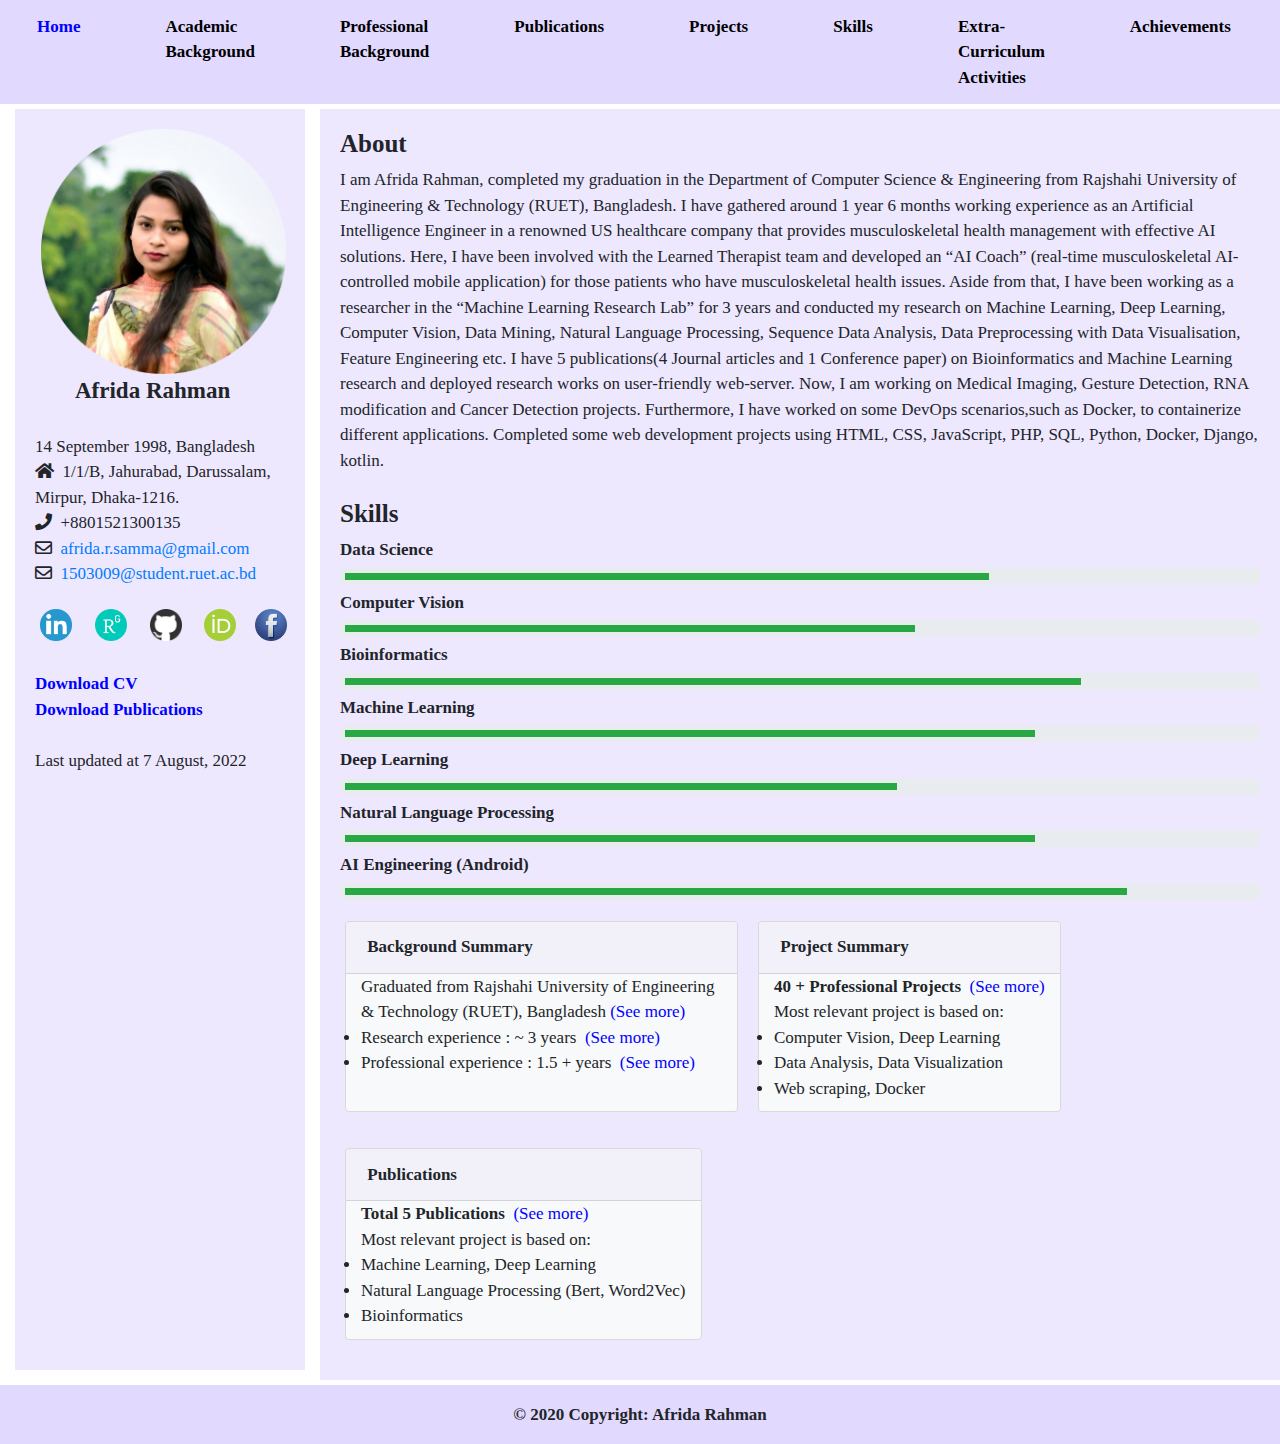
<file: Index.html>
<!DOCTYPE html>
<html lang="en">

<head>
    <meta charset="UTF-8">
    <meta name="viewport" content="width=device-width, initial-scale=1.0">
    <meta http-equiv="X-UA-Compatible" content="ie=edge">
    <title>Home</title>


    <!--  Bootstrap css file  -->
    <link rel="stylesheet" href="./css/bootstrap.min.css">

    <!--  font awesome icons  -->
    <link rel="stylesheet" href="./css/all.min.css">


    <!--  Magnific Popup css file  -->
    <link rel="stylesheet" href="./vendor/Magnific-Popup/dist/magnific-popup.css">


    <!--  Owl-carousel css file  -->
    <link rel="stylesheet" href="./vendor/owl-carousel/css/owl.carousel.min.css">
    <link rel="stylesheet" href="./vendor/owl-carousel/css/owl.theme.default.min.css">


    <!--  custom css file  -->
    <link rel="stylesheet" href="./css/style.css">

    <!--  Responsive css file  -->
   <!--  <link rel="stylesheet" href="./css/responsive.css"> -->

</head>

<body>


    <!--  ======================= Start Header Area ============================== -->

    <header class="header_area">
        <div class="main-menu">
            <nav class="navbar navbar-expand-lg navbar-light">
                <button class="navbar-toggler" type="button" data-toggle="collapse" data-target="#navbarTogglerDemo01" aria-controls="navbarTogglerDemo01" aria-expanded="false" aria-label="Toggle navigation">
                  <span class="navbar-toggler-icon"></span>
                </button>
                <div class="collapse navbar-collapse" id="navbarTogglerDemo01">
                  <ul class="navbar-nav mr-auto mt-2 mt-lg-0">
                    <li class="nav-item active">
                      <a class="nav-link" href="./Index.html">Home</a>
                    </li>
                    <li class="nav-item">
                        <a class="nav-link" href="./Academic Background.html">Academic Background</a>
                    </li>
                    <li class="nav-item">
                        <a class="nav-link" href="./professional Background.html">Professional Background</a>
                    </li>
                    <li class="nav-item">
                        <a class="nav-link" href="./Publications.html">Publications</a>
                    </li>
                    <li class="nav-item">
                        <a class="nav-link" href="./Projects.html">Projects</a>
                    </li>
                    <li class="nav-item">
                        <a class="nav-link" href="./Skills.html">Skills</a>
                    </li>
                    <li class="nav-item">
                        <a class="nav-link" href="./Extra-Curriculum Activities.html">Extra-Curriculum Activities</a>
                    </li>
                    <li class="nav-item">                
                        <a class="nav-link" href="./Achievements.html">Achievements</a>
                    </li>
                    <li class="nav-item">
                        <a class="nav-link" href="./References.html">References</a>
                    </li>
                  </ul>
                </div>
              </nav>
        </div>
    </header>

    <!--  ======================= End Header Area ============================== -->
    <!--  ======================= start left-bar Area ============================== -->
    <main class="site-main">
		
		<section class="about-area">
            <div class="container-fluid" >
                <div class="row">
                    <div class="col-lg-3 col-md-12">
                        <div class="about-image">
                            <img src="./img/me-c.png" class="img-fluid" style="height:245px; padding-left:6px;" alt="Responsive image"/><br>
							<strong style="padding-left:40px; font-size:23px;">Afrida Rahman</strong><br><br>
                            <p>14 September 1998, Bangladesh <br>
							  <i class="fas fa-home"></i> &nbsp;1/1/B, Jahurabad, Darussalam, Mirpur, Dhaka-1216.<br>
                              <i class="fas fa-phone"></i>&nbsp; +8801521300135<br>
							  <i class="far fa-envelope">&nbsp;&nbsp;<a href="mailto:afrida.r.samma@gmail.com">afrida.r.samma@gmail.com</a></i>
							  <i class="far fa-envelope">&nbsp;&nbsp;<a href="mailto:1503009@student.ruet.ac.bd">1503009@student.ruet.ac.bd</a></i>
                            </p>
                            <div>
							  <a href="https://www.linkedin.com/in/afridarahman/">
								  <img src="./img/link.png" alt="Linkedin"  style="width:42px;height:42px;padding:5px;">
							  </a>&nbsp;
							  <a href="https://www.researchgate.net/profile/Afrida_Rahman2">
								  <img src="./img/research.png" alt="ResearchGate"  style="width:42px;height:42px;padding:5px;">
							  </a>&nbsp;
							  <a href="https://github.com/Afrida-Rahman">
								  <img src="./img/github.png" alt="GitHub"  style="width:42px;height:42px;padding:5px;">
							  </a>&nbsp;
							  <a itemprop="sameAs"
							  content="https://orcid.org/0000-0002-6724-0338" href="https://orcid.org/0000-0002-6724-0338"
							  target="orcid.widget" rel="me noopener noreferrer">
							  <img src="./img/orcid.png"
							  style="width:42px;height:42px;padding:5px;" alt="ORCID"></a>&nbsp;
							  <a href="https://www.facebook.com/profile.php?id=100010995120492">
								  <img src="./img/fb.png" alt="facebook"  style="width:42px;height:42px;padding:5px;">
							  </a>
                            </div><br>
							<a href="./documents/CV_Afrida_Rahman.pdf" target="_blank" style="color:blue;" download><b>Download CV</b></a><br>
							<a href="./documents/Publications.pdf" target="_blank" style="color:blue;" download><b>Download Publications</b></a>
							<br><br><p>Last updated at 7 August, 2022</p>
                        </div>
                    </div>
                    <div class="col-lg-9 col-md-12 about-title">
                        <h3>About</h3>
                        <div>
                                I am Afrida Rahman, completed my graduation in the Department of Computer Science & Engineering from Rajshahi University of Engineering & Technology (RUET),
                                Bangladesh. I have gathered around 1 year 6 months working experience as an Artificial Intelligence Engineer in a renowned US healthcare company that
                                provides musculoskeletal health management with effective AI solutions. Here, I have been involved with the Learned Therapist team and developed an “AI Coach”
                                (real-time musculoskeletal AI-controlled mobile application) for those patients who have musculoskeletal health issues. Aside from that, I have been working
                                as a researcher in the “Machine Learning Research Lab” for 3 years and conducted my research on Machine Learning, Deep Learning, Computer Vision, Data Mining,
                                Natural Language Processing, Sequence Data Analysis, Data Preprocessing with Data Visualisation, Feature Engineering etc. I have 5 publications(4 Journal articles
                                and 1 Conference paper) on Bioinformatics and Machine Learning research and deployed research works on user-friendly web-server. Now, I am working on Medical Imaging,
                                Gesture Detection, RNA modification and Cancer Detection projects. Furthermore, I have worked on some DevOps scenarios,such as Docker, to containerize different
                                applications. Completed some web development projects using HTML, CSS, JavaScript, PHP, SQL, Python, Docker, Django, kotlin.

                        </div><br>
						<h3>Skills</h3>
						<strong> Data Science </strong>
						<div class="progress myIcon-space">
						  <div class="progress-bar bg-success myIcon" role="progressbar" style="width: 70%" aria-valuenow="25" aria-valuemin="0" aria-valuemax="100"></div>
						</div>
						
						<strong> Computer Vision </strong>
						<div class="progress myIcon-space">
						  <div class="progress-bar bg-success myIcon" role="progressbar" style="width: 62%" aria-valuenow="25" aria-valuemin="0" aria-valuemax="100"></div>
						</div>
						
						<strong> Bioinformatics </strong>
						<div class="progress myIcon-space">
						  <div class="progress-bar bg-success myIcon" role="progressbar" style="width: 80%" aria-valuenow="25" aria-valuemin="0" aria-valuemax="100"></div>
						</div>

						<strong> Machine Learning </strong>
						<div class="progress myIcon-space">
						  <div class="progress-bar bg-success myIcon" role="progressbar" style="width: 75%" aria-valuenow="25" aria-valuemin="0" aria-valuemax="100"></div>
						</div>

                        <strong> Deep Learning </strong>
						<div class="progress myIcon-space">
						  <div class="progress-bar bg-success myIcon" role="progressbar" style="width: 60%" aria-valuenow="25" aria-valuemin="0" aria-valuemax="100"></div>
						</div>

                        <strong> Natural Language Processing </strong>
						<div class="progress myIcon-space">
						  <div class="progress-bar bg-success myIcon" role="progressbar" style="width: 75%" aria-valuenow="25" aria-valuemin="0" aria-valuemax="100"></div>
						</div>

                        <strong> AI Engineering (Android) </strong>
						<div class="progress myIcon-space">
						  <div class="progress-bar bg-success myIcon" role="progressbar" style="width: 85%" aria-valuenow="25" aria-valuemin="0" aria-valuemax="100"></div>
						</div>
                            <div class="row">
                            <div class="card bg-light">
                                <div class="card-header"><b>Background Summary</b></div>
                                <div class="col-md-4" style="max-width: 23rem; height: 12rem; margin-bottom:10px">
                                    Graduated from Rajshahi University of Engineering & Technology (RUET), Bangladesh <a  href="./Academic Background.html" style="color:blue"> (See more)</a>
                                        <br><li>Research experience : ~ 3 years<a  href="./Professional Background.html" style="color:blue"> &nbsp;(See more)</a></li>
                                        <li>Professional experience : 1.5 + years<a  href="./Professional Background.html" style="color:blue"> &nbsp;(See more)</a></li>
                                </div>
                            </div>
                            <div class="card bg-light">
                                <div class="card-header"><b>Project Summary</b></div>
                                <div class="col-md-4" style="max-width: 23rem; height: 12rem; margin-bottom:10px">
                                    <b>40 + Professional Projects </b> <a  href="./Projects.html" style="color:blue"> &nbsp;(See more)</a><br>
                                    Most relevant project is based on:
                                        <li>Computer Vision, Deep Learning</li>
                                        <li>Data Analysis, Data Visualization</li>
                                        <li>Web scraping, Docker</li>
                                </div>
                            </div>
                            <div class="card bg-light">
                                <div class="card-header"><b>Publications</b></div>
                                <div class="col-md-4" style="max-width: 23rem; height: 12rem; margin-bottom:10px">
                                    <b>Total 5 Publications </b> <a  href="./Publications.html" style="color:blue"> &nbsp;(See more)</a><br>
                                    Most relevant project is based on:
                                        <li>Machine Learning, Deep Learning </li>
                                        <li>Natural Language Processing (Bert, Word2Vec)</li>
                                        <li>Bioinformatics</li>
                                </div>
                            </div>
                            </div>
                    </div>
                </div>
            </div>
        </section>
       <!--  ======================= start left-bar Area ============================== -->
    </main>
    <!--  ======================= End Main Area ================================ -->

  <!--  ====================== start footer Area =============================  -->
<footer class="page-footer font-small cyan darken-3" style="background-color:rgba(198, 179, 255,0.5);">

  <!-- Copyright -->
  <div class="footer-copyright text-center py-3"><b>© 2020 Copyright: Afrida Rahman </b></div>
  <!-- Copyright -->

</footer>
<!--  ====================== End footer Area =============================  -->

    <!--  Jquery js file  -->
    <script src="./js/jquery.3.4.1.js"></script>

    <!--  Bootstrap js file  -->
    <script src="./js/bootstrap.min.js"></script>

    <!--  isotope js library  -->
    <script src="./vendor/isotope/isotope.min.js"></script>

    <!--  Magnific popup script file  -->
    <script src="./vendor/Magnific-Popup/dist/jquery.magnific-popup.min.js"></script>

    <!--  Owl-carousel js file  -->
    <script src="./vendor/owl-carousel/js/owl.carousel.min.js"></script>

    <!--  custom js file  -->
    <script src="./js/main.js"></script>


</body>

</html>
</file>
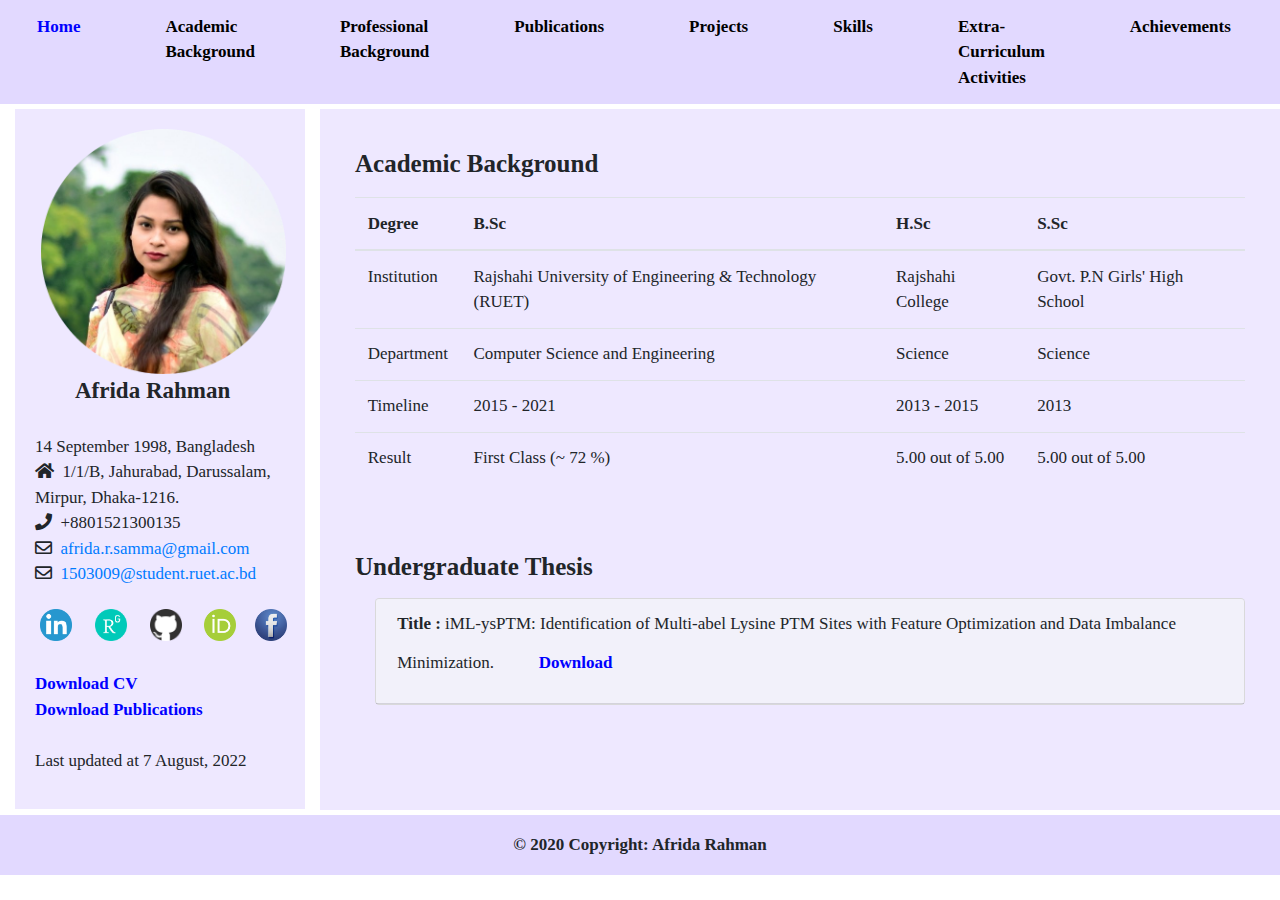
<file: Academic Background.html>
<!DOCTYPE html>
<html lang="en">

<head>
    <meta charset="UTF-8">
    <meta name="viewport" content="width=device-width, initial-scale=1.0">
    <meta http-equiv="X-UA-Compatible" content="ie=edge">
    <title>Academic Background</title>


    <!--  Bootstrap css file  -->
    <link rel="stylesheet" href="./css/bootstrap.min.css">

    <!--  font awesome icons  -->
    <link rel="stylesheet" href="./css/all.min.css">


    <!--  Magnific Popup css file  -->
    <link rel="stylesheet" href="./vendor/Magnific-Popup/dist/magnific-popup.css">


    <!--  Owl-carousel css file  -->
    <link rel="stylesheet" href="./vendor/owl-carousel/css/owl.carousel.min.css">
    <link rel="stylesheet" href="./vendor/owl-carousel/css/owl.theme.default.min.css">


    <!--  custom css file  -->
    <link rel="stylesheet" href="./css/style.css">

    <!--  Responsive css file  -->
   <!--  <link rel="stylesheet" href="./css/responsive.css"> -->

</head>

<body>


    <!--  ======================= Start Header Area ============================== -->

    <header class="header_area">
        <div class="main-menu">
            <nav class="navbar navbar-expand-lg navbar-light">
                <button class="navbar-toggler" type="button" data-toggle="collapse" data-target="#navbarTogglerDemo01" aria-controls="navbarTogglerDemo01" aria-expanded="false" aria-label="Toggle navigation">
                  <span class="navbar-toggler-icon"></span>
                </button>
                <div class="collapse navbar-collapse" id="navbarTogglerDemo01">
                  <ul class="navbar-nav mr-auto mt-2 mt-lg-0">
                    <li class="nav-item active">
                      <a class="nav-link" href="./Index.html">Home</a>
                    </li>
                    <li class="nav-item">
                        <a class="nav-link" href="./Academic Background.html">Academic Background</a>
                    </li>
                    <li class="nav-item">
                        <a class="nav-link" href="./professional Background.html">Professional Background</a>
                    </li>
                    <li class="nav-item">
                        <a class="nav-link" href="./Publications.html">Publications</a>
                    </li>
                    <li class="nav-item">
                        <a class="nav-link" href="./Projects.html">Projects</a>
                    </li>
                    <li class="nav-item">
                        <a class="nav-link" href="./Skills.html">Skills</a>
                    </li>
                    <li class="nav-item">
                        <a class="nav-link" href="./Extra-Curriculum Activities.html">Extra-Curriculum Activities</a>
                    </li>
                    <li class="nav-item">                
                        <a class="nav-link" href="./Achievements.html">Achievements</a>
                    </li>
                    <li class="nav-item">
                        <a class="nav-link" href="./References.html">References</a>
                    </li>
                  </ul>
                </div>
              </nav>
        </div>
    </header>

    <!--  ======================= End Header Area ============================== -->
    <!--  ======================= start left-bar Area ============================== -->
    <main class="site-main">
		
		<section class="about-area">
            <div class="container-fluid" >
                <div class="row">
                    <div class="col-lg-3 col-md-12">
                        <div class="about-image">
                            <img src="./img/me-c.png" class="img-fluid" style="height:245px; padding-left:6px;" alt="Responsive image"/><br>
							<strong style="padding-left:40px; font-size:23px;">Afrida Rahman</strong><br><br>
                            <p>14 September 1998, Bangladesh <br>
							  <i class="fas fa-home"></i> &nbsp;1/1/B, Jahurabad, Darussalam, Mirpur, Dhaka-1216.<br>
                              <i class="fas fa-phone"></i>&nbsp; +8801521300135<br>
							  <i class="far fa-envelope">&nbsp;&nbsp;<a href="mailto:afrida.r.samma@gmail.com">afrida.r.samma@gmail.com</a></i>
							  <i class="far fa-envelope">&nbsp;&nbsp;<a href="mailto:1503009@student.ruet.ac.bd">1503009@student.ruet.ac.bd</a></i>
                            </p>
                            <div>
							  <a href="https://www.linkedin.com/in/afridarahman/">
								  <img src="./img/link.png" alt="Linkedin"  style="width:42px;height:42px;padding:5px;">
							  </a>&nbsp;
							  <a href="https://www.researchgate.net/profile/Afrida_Rahman2">
								  <img src="./img/research.png" alt="ResearchGate"  style="width:42px;height:42px;padding:5px;">
							  </a>&nbsp;
							  <a href="https://github.com/Afrida-Rahman">
								  <img src="./img/github.png" alt="GitHub"  style="width:42px;height:42px;padding:5px;">
							  </a>&nbsp;
							  <a itemprop="sameAs"
							  content="https://orcid.org/0000-0002-6724-0338" href="https://orcid.org/0000-0002-6724-0338"
							  target="orcid.widget" rel="me noopener noreferrer">
							  <img src="./img/orcid.png"
							  style="width:42px;height:42px;padding:5px;" alt="ORCID"></a>&nbsp;
							  <a href="https://www.facebook.com/profile.php?id=100010995120492">
								  <img src="./img/fb.png" alt="facebook"  style="width:42px;height:42px;padding:5px;">
							  </a>
                            </div><br>
							<a href="./documents/CV_Afrida_Rahman.pdf" target="_blank" style="color:blue;" download><b>Download CV</b></a><br>
							<a href="./documents/Publications.pdf" target="_blank" style="color:blue;" download><b>Download Publications</b></a>
							<br><br><p>Last updated at 7 August, 2022</p>
                        </div>
                    </div>
                    <div class="col-lg-9 col-md-12 about-title">
                        <div class="academic-class">
						  <div class="container">
							<h2>Academic Background</h2>
							<div class="table-responsive-sm">
								<table class="table table-hover"> 
								  <thead>
									<tr>
									  <th>Degree</th>
									  <th>B.Sc</th>
									  <th>H.Sc</th>
									  <th>S.Sc</th>
									</tr>
								  </thead>
								  <tbody>
									<tr>
									  <td>Institution</td>
									  <td>Rajshahi University of Engineering & Technology (RUET)</td>
									  <td>Rajshahi College</td>
									  <td>Govt. P.N Girls' High School</td>
									</tr>
									<tr>
									  <td>Department</td>
									  <td>Computer Science and Engineering</td>
									  <td>Science</td>
									  <td>Science</td>
									</tr>
									<tr>
									  <td>Timeline</td>
									  <td>2015 - 2021</td>
									  <td>2013 - 2015</td>
									  <td>2013</td>
									</tr>
									<tr>
									  <td>Result</td>
									  <td>First Class (~ 72 %)</td>
									  <td>5.00 out of 5.00</td>
									  <td>5.00 out of 5.00</td>
									</tr>
								  </tbody>
								</table>
							</div>				
							
							</br></br>
							<h3>Undergraduate Thesis </h3>
							<div class="card bg-light" style="max-width: 80rem;">
								<div class="card-header"><p style="font-size:17px; margin-bottom:0px;"><b>Title : </b>iML-ysPTM: Identification of Multi-abel Lysine PTM Sites with Feature Optimization and Data Imbalance Minimization.
									<button type="button" class="btn button " style="font-family:'Times New Roman', Times, serif;">
									<a href="./documents/BSc_Thesis_Afrida_Rahman.pdf" style="color:Blue;"download><b>Download</b></a></button></p>
								</div>
							</div>
						  </div>
					  </div>
                    </div>
                </div>
            </div>
        </section>
       <!--  ======================= start left-bar Area ============================== -->
    </main>
    <!--  ======================= End Main Area ================================ -->


  <!--  ======================= End Header Area ============================== -->
  
  
    <!--  ====================== start footer Area =============================  -->
<footer class="page-footer font-small cyan darken-3" style="background-color:rgba(198, 179, 255,0.5);">

  <!-- Copyright -->
  <div class="footer-copyright text-center py-3"><b>© 2020 Copyright: Afrida Rahman </b></div>
  <!-- Copyright -->

</footer>
<!--  ====================== End footer Area =============================  -->

        <!--  Jquery js file  -->
        <script src="./js/jquery.3.4.1.js"></script>

        <!--  Bootstrap js file  -->
        <script src="./js/bootstrap.min.js"></script>
    
        <!--  isotope js library  -->
        <script src="./vendor/isotope/isotope.min.js"></script>
    
        <!--  Magnific popup script file  -->
        <script src="./vendor/Magnific-Popup/dist/jquery.magnific-popup.min.js"></script>
    
        <!--  Owl-carousel js file  -->
        <script src="./vendor/owl-carousel/js/owl.carousel.min.js"></script>
    
        <!--  custom js file  -->
        <script src="./js/main.js"></script>
</body>
</html>
</file>
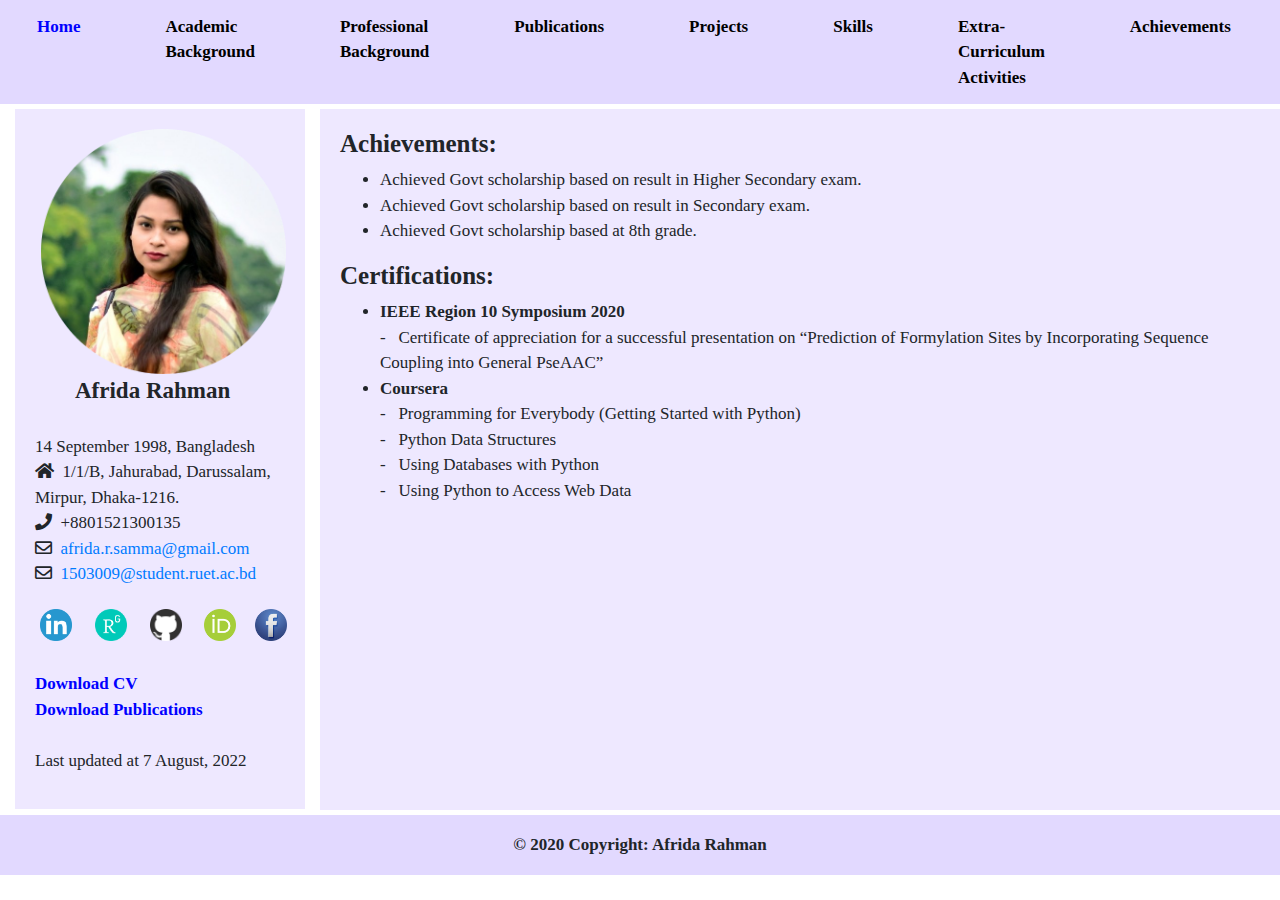
<file: Achievements.html>
<!DOCTYPE html>
<html lang="en">

<head>
    <meta charset="UTF-8">
    <meta name="viewport" content="width=device-width, initial-scale=1.0">
    <meta http-equiv="X-UA-Compatible" content="ie=edge">
    <title>Achievements</title>


    <!--  Bootstrap css file  -->
    <link rel="stylesheet" href="./css/bootstrap.min.css">

    <!--  font awesome icons  -->
    <link rel="stylesheet" href="./css/all.min.css">


    <!--  Magnific Popup css file  -->
    <link rel="stylesheet" href="./vendor/Magnific-Popup/dist/magnific-popup.css">


    <!--  Owl-carousel css file  -->
    <link rel="stylesheet" href="./vendor/owl-carousel/css/owl.carousel.min.css">
    <link rel="stylesheet" href="./vendor/owl-carousel/css/owl.theme.default.min.css">


    <!--  custom css file  -->
    <link rel="stylesheet" href="./css/style.css">

    <!--  Responsive css file  -->
   <!--  <link rel="stylesheet" href="./css/responsive.css"> -->

</head>

<body>


    <!--  ======================= Start Header Area ============================== -->
    <header class="header_area">
        <div class="main-menu">
            <nav class="navbar navbar-expand-lg navbar-light">
                <button class="navbar-toggler" type="button" data-toggle="collapse" data-target="#navbarTogglerDemo01" aria-controls="navbarTogglerDemo01" aria-expanded="false" aria-label="Toggle navigation">
                  <span class="navbar-toggler-icon"></span>
                </button>
                <div class="collapse navbar-collapse" id="navbarTogglerDemo01">
                  <ul class="navbar-nav mr-auto mt-2 mt-lg-0">
                    <li class="nav-item active">
                      <a class="nav-link" href="./Index.html">Home</a>
                    </li>
                    <li class="nav-item">
                        <a class="nav-link" href="./Academic Background.html">Academic Background</a>
                    </li>
                    <li class="nav-item">
                        <a class="nav-link" href="./professional Background.html">Professional Background</a>
                    </li>
                    <li class="nav-item">
                        <a class="nav-link" href="./Publications.html">Publications</a>
                    </li>
                    <li class="nav-item">
                        <a class="nav-link" href="./Projects.html">Projects</a>
                    </li>
                    <li class="nav-item">
                        <a class="nav-link" href="./Skills.html">Skills</a>
                    </li>
                    <li class="nav-item">
                        <a class="nav-link" href="./Extra-Curriculum Activities.html">Extra-Curriculum Activities</a>
                    </li>
                    <li class="nav-item">                
                        <a class="nav-link" href="./Achievements.html">Achievements</a>
                    </li>
                    <li class="nav-item">
                        <a class="nav-link" href="./References.html">References</a>
                    </li>
                  </ul>
                </div>
              </nav>
        </div>
    </header>
    <!--  ======================= End Header Area ============================== -->
    <!--  ======================= start left-bar Area ============================== -->
    <main class="site-main">
		
		<section class="about-area">
            <div class="container-fluid" >
                <div class="row">
                    <div class="col-lg-3 col-md-12">
                        <div class="about-image">
                            <img src="./img/me-c.png" class="img-fluid" style="height:245px; padding-left:6px;" alt="Responsive image"/><br>
							<strong style="padding-left:40px; font-size:23px;">Afrida Rahman</strong><br><br>
                            <p>14 September 1998, Bangladesh <br>
							  <i class="fas fa-home"></i> &nbsp;1/1/B, Jahurabad, Darussalam, Mirpur, Dhaka-1216.<br>
                              <i class="fas fa-phone"></i>&nbsp; +8801521300135<br>
							  <i class="far fa-envelope">&nbsp;&nbsp;<a href="mailto:afrida.r.samma@gmail.com">afrida.r.samma@gmail.com</a></i>
							  <i class="far fa-envelope">&nbsp;&nbsp;<a href="mailto:1503009@student.ruet.ac.bd">1503009@student.ruet.ac.bd</a></i>
                            </p>
                            <div>
							  <a href="https://www.linkedin.com/in/afridarahman/">
								  <img src="./img/link.png" alt="Linkedin"  style="width:42px;height:42px;padding:5px;">
							  </a>&nbsp;
							  <a href="https://www.researchgate.net/profile/Afrida_Rahman2">
								  <img src="./img/research.png" alt="ResearchGate"  style="width:42px;height:42px;padding:5px;">
							  </a>&nbsp;
							  <a href="https://github.com/Afrida-Rahman">
								  <img src="./img/github.png" alt="GitHub"  style="width:42px;height:42px;padding:5px;">
							  </a>&nbsp;
							  <a itemprop="sameAs"
							  content="https://orcid.org/0000-0002-6724-0338" href="https://orcid.org/0000-0002-6724-0338"
							  target="orcid.widget" rel="me noopener noreferrer">
							  <img src="./img/orcid.png"
							  style="width:42px;height:42px;padding:5px;" alt="ORCID"></a>&nbsp;
							  <a href="https://www.facebook.com/profile.php?id=100010995120492">
								  <img src="./img/fb.png" alt="facebook"  style="width:42px;height:42px;padding:5px;">
							  </a>
                            </div><br>
							<a href="./documents/CV_Afrida_Rahman.pdf" target="_blank" style="color:blue;" download><b>Download CV</b></a><br>
							<a href="./documents/Publications.pdf" target="_blank" style="color:blue;" download><b>Download Publications</b></a>
							<br><br><p>Last updated at 7 August, 2022</p>
                        </div>
                    </div>
                    <div class="col-lg-9 col-md-12 about-title">
					<div class="got">
                        <h3>Achievements: </h3>
                        <ul>
						<li>Achieved Govt scholarship based on result in Higher Secondary exam.</li>
						<li>Achieved Govt scholarship based on result in Secondary exam.</li>
						<li>Achieved Govt scholarship based at 8th grade.</li>
						</ul>
						<h3>Certifications:</h3>   
						<ul>
						<li><b>IEEE Region 10 Symposium 2020</b> </br>- &nbsp;
							Certificate of appreciation for a successful presentation on “Prediction of Formylation Sites by Incorporating Sequence Coupling into General PseAAC” 
						</li>
						<li><b>Coursera</b> </br>
						- &nbsp;    Programming for Everybody (Getting Started with Python) </br>
						- &nbsp;	Python Data Structures </br>
						- &nbsp;	Using Databases with Python</br>
						- &nbsp;	Using Python to Access Web Data

						</li>
						</ul>
                    </div>
				</div>
                </div>
            </div>
        </section>
       <!--  ======================= start left-bar Area ============================== -->
    </main>
    <!--  ======================= End Main Area ================================ -->

  <!--  ====================== start footer Area =============================  -->
<footer class="page-footer font-small cyan darken-3" style="background-color:rgba(198, 179, 255,0.5);">

  <!-- Copyright -->
  <div class="footer-copyright text-center py-3"><b>© 2020 Copyright: Afrida Rahman </b></div>
  <!-- Copyright -->

</footer>
<!--  ====================== End footer Area =============================  -->

    <!--  Jquery js file  -->
    <script src="./js/jquery.3.4.1.js"></script>

    <!--  Bootstrap js file  -->
    <script src="./js/bootstrap.min.js"></script>

    <!--  isotope js library  -->
    <script src="./vendor/isotope/isotope.min.js"></script>

    <!--  Magnific popup script file  -->
    <script src="./vendor/Magnific-Popup/dist/jquery.magnific-popup.min.js"></script>

    <!--  Owl-carousel js file  -->
    <script src="./vendor/owl-carousel/js/owl.carousel.min.js"></script>

    <!--  custom js file  -->
    <script src="./js/main.js"></script>


</body>

</html>
</file>
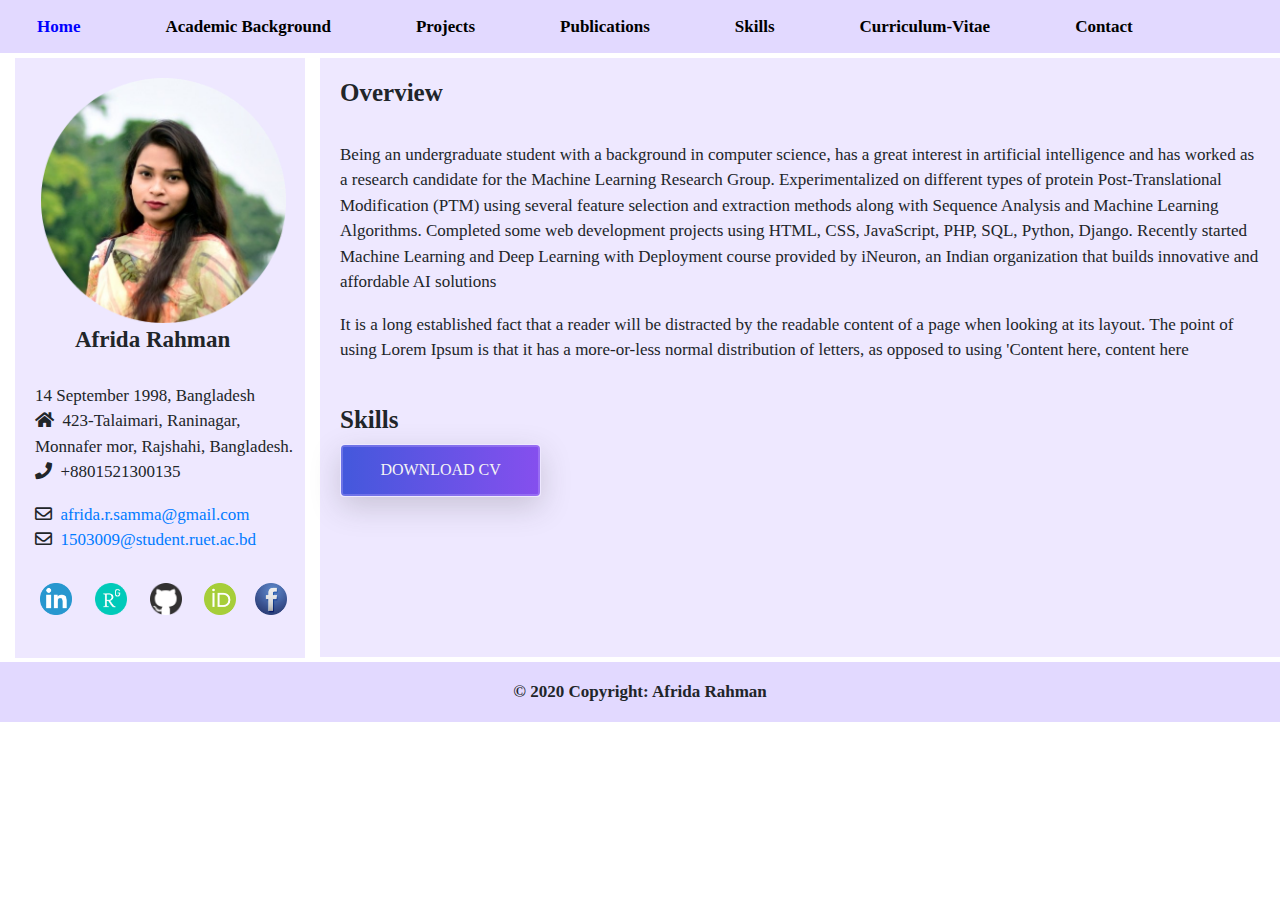
<file: Certificate.html>
<!DOCTYPE html>
<html lang="en">

<head>
    <meta charset="UTF-8">
    <meta name="viewport" content="width=device-width, initial-scale=1.0">
    <meta http-equiv="X-UA-Compatible" content="ie=edge">
    <title>Samma's Portfolio</title>


    <!--  Bootstrap css file  -->
    <link rel="stylesheet" href="./css/bootstrap.min.css">

    <!--  font awesome icons  -->
    <link rel="stylesheet" href="./css/all.min.css">


    <!--  Magnific Popup css file  -->
    <link rel="stylesheet" href="./vendor/Magnific-Popup/dist/magnific-popup.css">


    <!--  Owl-carousel css file  -->
    <link rel="stylesheet" href="./vendor/owl-carousel/css/owl.carousel.min.css">
    <link rel="stylesheet" href="./vendor/owl-carousel/css/owl.theme.default.min.css">


    <!--  custom css file  -->
    <link rel="stylesheet" href="./css/style.css">

    <!--  Responsive css file  -->
   <!--  <link rel="stylesheet" href="./css/responsive.css"> -->

</head>

<body>


    <!--  ======================= Start Header Area ============================== -->

    <header class="header_area">
        <div class="main-menu">
            <nav class="navbar navbar-expand-lg navbar-light">
                <button class="navbar-toggler" type="button" data-toggle="collapse" data-target="#navbarTogglerDemo01" aria-controls="navbarTogglerDemo01" aria-expanded="false" aria-label="Toggle navigation">
                  <span class="navbar-toggler-icon"></span>
                </button>
                <div class="collapse navbar-collapse" id="navbarTogglerDemo01">
                  <ul class="navbar-nav mr-auto mt-2 mt-lg-0">
                    <li class="nav-item active">
                      <a class="nav-link" href="./Index.html">Home</a>
                    </li>
                    <li class="nav-item">
                        <a class="nav-link" href="./Academic Background.html">Academic Background</a>
                    </li>
                    <li class="nav-item">
                        <a class="nav-link" href="./Projects.html">Projects</a>
                    </li>
                    <li class="nav-item">
                        <a class="nav-link" href="./Publications.html">Publications</a>
                    </li>
                    <li class="nav-item">
                        <a class="nav-link" href="./Skills.html">Skills</a>
                    </li>
                    <li class="nav-item">
                        <a class="nav-link" href="./Curriculum-Vitae.html">Curriculum-Vitae</a>
                    </li>
                    <li class="nav-item">
                        <a class="nav-link" href="./Contact.html">Contact</a>
                    </li>
                  </ul>
                </div>
              </nav>
        </div>
    </header>

    <!--  ======================= End Header Area ============================== -->
    <!--  ======================= start left-bar Area ============================== -->
    <main class="site-main">
		
		<section class="about-area"">
            <div class="container-fluid" >
                <div class="row">
                    <div class="col-lg-3 col-md-12">
                        <div class="about-image">
                            <img src="./img/me-c.png" class="img-fluid" style="height:245px; padding-left:6px;" alt="Responsive image"/>
							<p> 
							  <strong style="padding-left:40px; font-size:23px;">Afrida Rahman</strong></br></br>
							  14 September 1998, Bangladesh</br>
							  <i class="fas fa-home"></i> &nbsp;423-Talaimari, Raninagar, Monnafer mor, Rajshahi, Bangladesh.</br>
							  <i class="fas fa-phone"></i>&nbsp; +8801521300135</br>
							  
							  <li class="far fa-envelope">&nbsp;&nbsp;<a href="mailto:afrida.r.samma@gmail.com">afrida.r.samma@gmail.com</a></li>
							  <li class="far fa-envelope">&nbsp;&nbsp;<a href="mailto:1503009@student.ruet.ac.bd">1503009@student.ruet.ac.bd</a></li>
							  </br></br>
							  
							  <div>
							  <a href="https://www.linkedin.com/in/afridarahman/">
								  <img src="./img/link.png" alt="Linkedin"  style="width:42px;height:42px;padding:5px;">
							  </a>&nbsp;
							  <a href="https://www.researchgate.net/profile/Afrida_Rahman2">
								  <img src="./img/research.png" alt="ResearchGate"  style="width:42px;height:42px;padding:5px;">
							  </a>&nbsp;
							  <a href="https://github.com/AfridaRSam">
								  <img src="./img/github.png" alt="GitHub"  style="width:42px;height:42px;padding:5px;">
							  </a>&nbsp;
							  <a itemprop="sameAs" 
							  content="https://orcid.org/0000-0002-6724-0338" href="https://orcid.org/0000-0002-6724-0338" 
							  target="orcid.widget" rel="me noopener noreferrer">
							  <img src="./img/orcid.png" 
							  style="width:42px;height:42px;padding:5px;" alt="ORCID"></a>&nbsp;
							  <a href="https://www.facebook.com/profile.php?id=100010995120492">
								  <img src="./img/fb.png" alt="facebook"  style="width:42px;height:42px;padding:5px;">
							  </a>
							</div>
						  </p>
                        </div>
                    </div>
                    <div class="col-lg-9 col-md-12 about-title">
                        <h3>Overview</h3>
                        <div class="paragraph py-4" >
                            <p>
                                Being an undergraduate student with a background in computer science, has a great interest in artificial intelligence and has worked as a research candidate for the Machine Learning Research Group. Experimentalized on different types of protein Post-Translational Modification (PTM) using several feature selection and extraction methods along with Sequence Analysis and Machine Learning Algorithms. Completed some web development projects using HTML, CSS, JavaScript, PHP, SQL, Python, Django. Recently started Machine Learning and Deep Learning with Deployment course provided by iNeuron, an Indian organization that builds innovative and affordable AI solutions</p>
                            <p>
                                It is a long established fact that a reader will be distracted by the readable content
                                of a page when looking at its layout. The point of using Lorem Ipsum is that it has a
                                more-or-less normal distribution of letters, as opposed to using 'Content here, content
                                here
                            </p>
                        </div>
						<h3>Skills</h3>
                        <button type="button" class="btn button primary-button text-uppercase">Download cv</button>
                    </div>
                </div>
            </div>
        </section>
       <!--  ======================= start left-bar Area ============================== -->
    </main>
    <!--  ======================= End Main Area ================================ -->

  <!--  ====================== start footer Area =============================  -->
<footer class="page-footer font-small cyan darken-3" style="background-color:rgba(198, 179, 255,0.5);">

  <!-- Copyright -->
  <div class="footer-copyright text-center py-3"><b>© 2020 Copyright: Afrida Rahman </b></div>
  <!-- Copyright -->

</footer>
<!--  ====================== End footer Area =============================  -->

    <!--  Jquery js file  -->
    <script src="./js/jquery.3.4.1.js"></script>

    <!--  Bootstrap js file  -->
    <script src="./js/bootstrap.min.js"></script>

    <!--  isotope js library  -->
    <script src="./vendor/isotope/isotope.min.js"></script>

    <!--  Magnific popup script file  -->
    <script src="./vendor/Magnific-Popup/dist/jquery.magnific-popup.min.js"></script>

    <!--  Owl-carousel js file  -->
    <script src="./vendor/owl-carousel/js/owl.carousel.min.js"></script>

    <!--  custom js file  -->
    <script src="./js/main.js"></script>


</body>

</html>
</file>
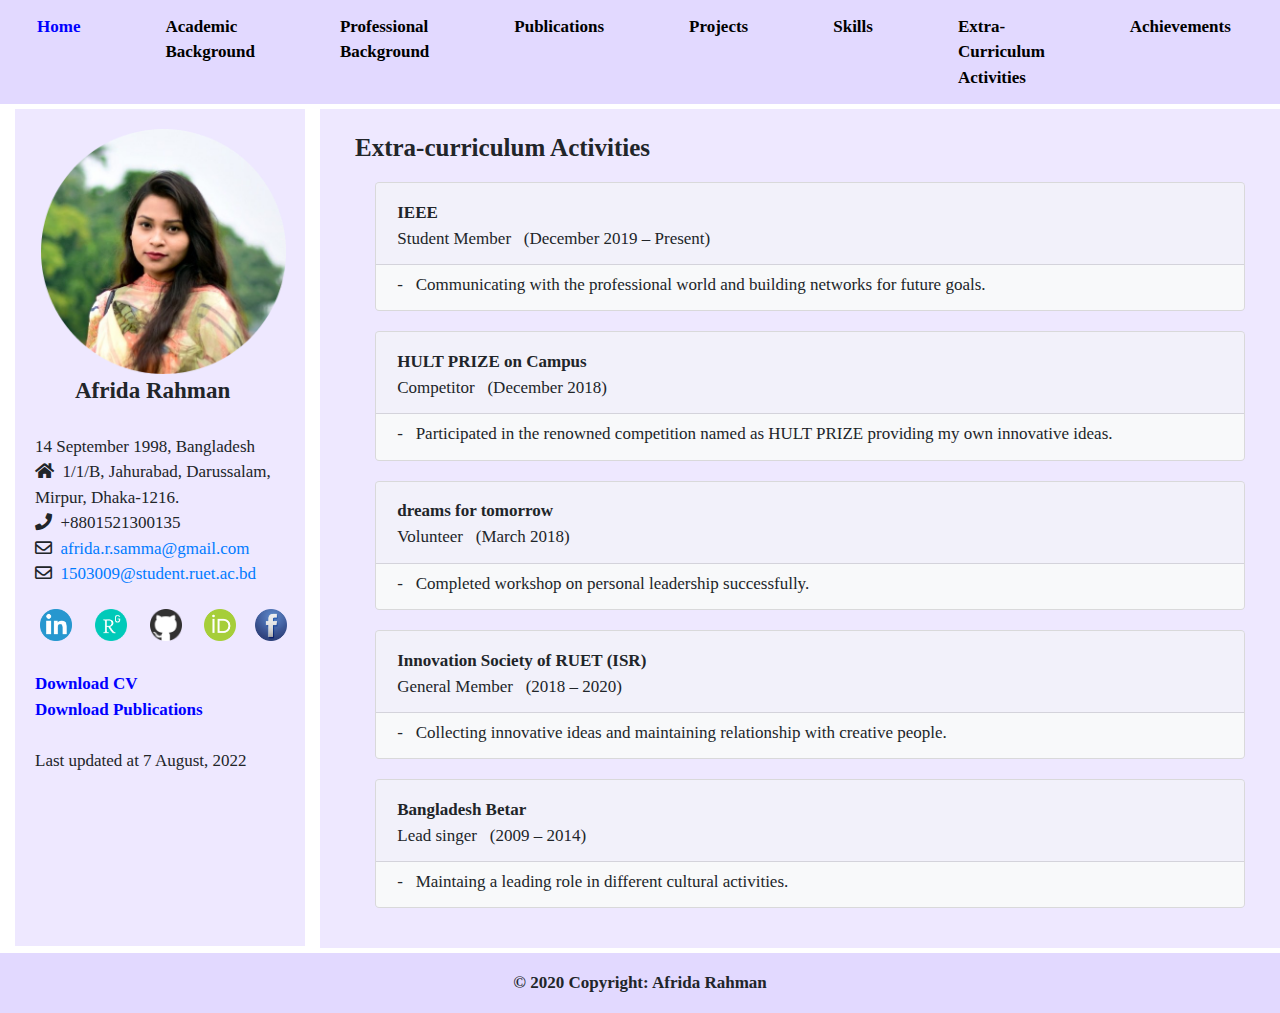
<file: Extra-Curriculum Activities.html>
<!DOCTYPE html>
<html lang="en">

<head>
    <meta charset="UTF-8">
    <meta name="viewport" content="width=device-width, initial-scale=1.0">
    <meta http-equiv="X-UA-Compatible" content="ie=edge">
    <title>Extra-Curriculum Activities</title>


    <!--  Bootstrap css file  -->
    <link rel="stylesheet" href="./css/bootstrap.min.css">

    <!--  font awesome icons  -->
    <link rel="stylesheet" href="./css/all.min.css">


    <!--  Magnific Popup css file  -->
    <link rel="stylesheet" href="./vendor/Magnific-Popup/dist/magnific-popup.css">


    <!--  Owl-carousel css file  -->
    <link rel="stylesheet" href="./vendor/owl-carousel/css/owl.carousel.min.css">
    <link rel="stylesheet" href="./vendor/owl-carousel/css/owl.theme.default.min.css">


    <!--  custom css file  -->
    <link rel="stylesheet" href="./css/style.css">

    <!--  Responsive css file  -->
   <!--  <link rel="stylesheet" href="./css/responsive.css"> -->

</head>

<body>


    <!--  ======================= Start Header Area ============================== -->

    <header class="header_area">
        <div class="main-menu">
            <nav class="navbar navbar-expand-lg navbar-light">
                <button class="navbar-toggler" type="button" data-toggle="collapse" data-target="#navbarTogglerDemo01" aria-controls="navbarTogglerDemo01" aria-expanded="false" aria-label="Toggle navigation">
                  <span class="navbar-toggler-icon"></span>
                </button>
                <div class="collapse navbar-collapse" id="navbarTogglerDemo01">
                  <ul class="navbar-nav mr-auto mt-2 mt-lg-0">
                    <li class="nav-item active">
                      <a class="nav-link" href="./Index.html">Home</a>
                    </li>
                    <li class="nav-item">
                        <a class="nav-link" href="./Academic Background.html">Academic Background</a>
                    </li>
                    <li class="nav-item">
                        <a class="nav-link" href="./professional Background.html">Professional Background</a>
                    </li>
                    <li class="nav-item">
                        <a class="nav-link" href="./Publications.html">Publications</a>
                    </li>
                    <li class="nav-item">
                        <a class="nav-link" href="./Projects.html">Projects</a>
                    </li>
                    <li class="nav-item">
                        <a class="nav-link" href="./Skills.html">Skills</a>
                    </li>
                    <li class="nav-item">
                        <a class="nav-link" href="./Extra-Curriculum Activities.html">Extra-Curriculum Activities</a>
                    </li>
                    <li class="nav-item">                
                        <a class="nav-link" href="./Achievements.html">Achievements</a>
                    </li>
                    <li class="nav-item">
                        <a class="nav-link" href="./References.html">References</a>
                    </li>
                  </ul>
                </div>
              </nav>
        </div>
    </header>

    <!--  ======================= End Header Area ============================== -->
    <!--  ======================= start left-bar Area ============================== -->
    <main class="site-main">
		
		<section class="about-area">
            <div class="container-fluid" >
                <div class="row">
                    <div class="col-lg-3 col-md-12">
                        <div class="about-image">
                            <img src="./img/me-c.png" class="img-fluid" style="height:245px; padding-left:6px;" alt="Responsive image"/><br>
							<strong style="padding-left:40px; font-size:23px;">Afrida Rahman</strong><br><br>
                            <p>14 September 1998, Bangladesh <br>
							  <i class="fas fa-home"></i> &nbsp;1/1/B, Jahurabad, Darussalam, Mirpur, Dhaka-1216.<br>
                              <i class="fas fa-phone"></i>&nbsp; +8801521300135<br>
							  <i class="far fa-envelope">&nbsp;&nbsp;<a href="mailto:afrida.r.samma@gmail.com">afrida.r.samma@gmail.com</a></i>
							  <i class="far fa-envelope">&nbsp;&nbsp;<a href="mailto:1503009@student.ruet.ac.bd">1503009@student.ruet.ac.bd</a></i>
                            </p>
                            <div>
							  <a href="https://www.linkedin.com/in/afridarahman/">
								  <img src="./img/link.png" alt="Linkedin"  style="width:42px;height:42px;padding:5px;">
							  </a>&nbsp;
							  <a href="https://www.researchgate.net/profile/Afrida_Rahman2">
								  <img src="./img/research.png" alt="ResearchGate"  style="width:42px;height:42px;padding:5px;">
							  </a>&nbsp;
							  <a href="https://github.com/Afrida-Rahman">
								  <img src="./img/github.png" alt="GitHub"  style="width:42px;height:42px;padding:5px;">
							  </a>&nbsp;
							  <a itemprop="sameAs"
							  content="https://orcid.org/0000-0002-6724-0338" href="https://orcid.org/0000-0002-6724-0338"
							  target="orcid.widget" rel="me noopener noreferrer">
							  <img src="./img/orcid.png"
							  style="width:42px;height:42px;padding:5px;" alt="ORCID"></a>&nbsp;
							  <a href="https://www.facebook.com/profile.php?id=100010995120492">
								  <img src="./img/fb.png" alt="facebook"  style="width:42px;height:42px;padding:5px;">
							  </a>
                            </div><br>
							<a href="./documents/CV_Afrida_Rahman.pdf" target="_blank" style="color:blue;" download><b>Download CV</b></a><br>
							<a href="./documents/Publications.pdf" target="_blank" style="color:blue;" download><b>Download Publications</b></a>
							<br><br><p>Last updated at 7 August, 2022</p>
                        </div>
                    </div>
                    <div class="col-lg-9 col-md-12 about-title">
                        <div class="academic-class">
						  <div class="container">
							<div class="heading">
							  Extra-curriculum Activities
							</div>
							<div class="card bg-light" style="max-width: 80rem;">
								<div class="card-header"><p style="font-size:20px; margin-bottom:0px;"><b>IEEE</b></p>Student Member &nbsp; (December 2019 – Present) </div>
								<div class="card-body">
								  <p class="card-title"> - &nbsp; Communicating with the professional world and building networks for future goals.
								  </p>										  
								</div>
							</div>
                            							<div class="card bg-light" style="max-width: 80rem;">
								<div class="card-header"><p style="font-size:20px; margin-bottom:0px;"><b>HULT PRIZE on Campus</b></p>Competitor &nbsp; (December 2018)</div>
								<div class="card-body">
								  <p class="card-title"> - &nbsp; Participated in the renowned competition named as HULT PRIZE providing my own innovative ideas.
								  </p>										  
								</div>
							</div>
							<div class="card bg-light" style="max-width: 80rem;">
								<div class="card-header"><p style="font-size:20px; margin-bottom:0px;"><b>dreams for tomorrow</b></p>Volunteer &nbsp; (March 2018)</div>
								<div class="card-body">
								  <p class="card-title"> - &nbsp; Completed workshop on personal leadership successfully.
								  </p>										  
								</div>
							</div>
							<div class="card bg-light" style="max-width: 80rem;">
								<div class="card-header"><p style="font-size:20px; margin-bottom:0px;"><b>Innovation Society of RUET (ISR)</b></p>General Member &nbsp; (2018 – 2020) </div>
								<div class="card-body">
								  <p class="card-title"> - &nbsp; Collecting innovative ideas and maintaining relationship with creative people.
								  </p>										  
								</div>
							</div>
							
							<div class="card bg-light" style="max-width: 80rem;">
								<div class="card-header"><p style="font-size:20px; margin-bottom:0px;"><b>Bangladesh Betar </b></p>Lead singer   &nbsp; (2009 – 2014) </div>
								<div class="card-body">
								  <p class="card-title"> - &nbsp; Maintaing a leading role in different cultural activities.
								  </p>										  
								</div>
							</div>
						  </div>
					  </div>
                    </div>
                </div>
            </div>
        </section>
       <!--  ======================= start left-bar Area ============================== -->
    </main>
    <!--  ======================= End Main Area ================================ -->


  <!--  ======================= End Header Area ============================== -->
  
  
    <!--  ====================== start footer Area =============================  -->
<footer class="page-footer font-small cyan darken-3" style="background-color:rgba(198, 179, 255,0.5);">

  <!-- Copyright -->
  <div class="footer-copyright text-center py-3"><b>© 2020 Copyright: Afrida Rahman </b></div>
  <!-- Copyright -->

</footer>
<!--  ====================== End footer Area =============================  -->

        <!--  Jquery js file  -->
        <script src="./js/jquery.3.4.1.js"></script>

        <!--  Bootstrap js file  -->
        <script src="./js/bootstrap.min.js"></script>
    
        <!--  isotope js library  -->
        <script src="./vendor/isotope/isotope.min.js"></script>
    
        <!--  Magnific popup script file  -->
        <script src="./vendor/Magnific-Popup/dist/jquery.magnific-popup.min.js"></script>
    
        <!--  Owl-carousel js file  -->
        <script src="./vendor/owl-carousel/js/owl.carousel.min.js"></script>
    
        <!--  custom js file  -->
        <script src="./js/main.js"></script>
</body>
</html>
</file>
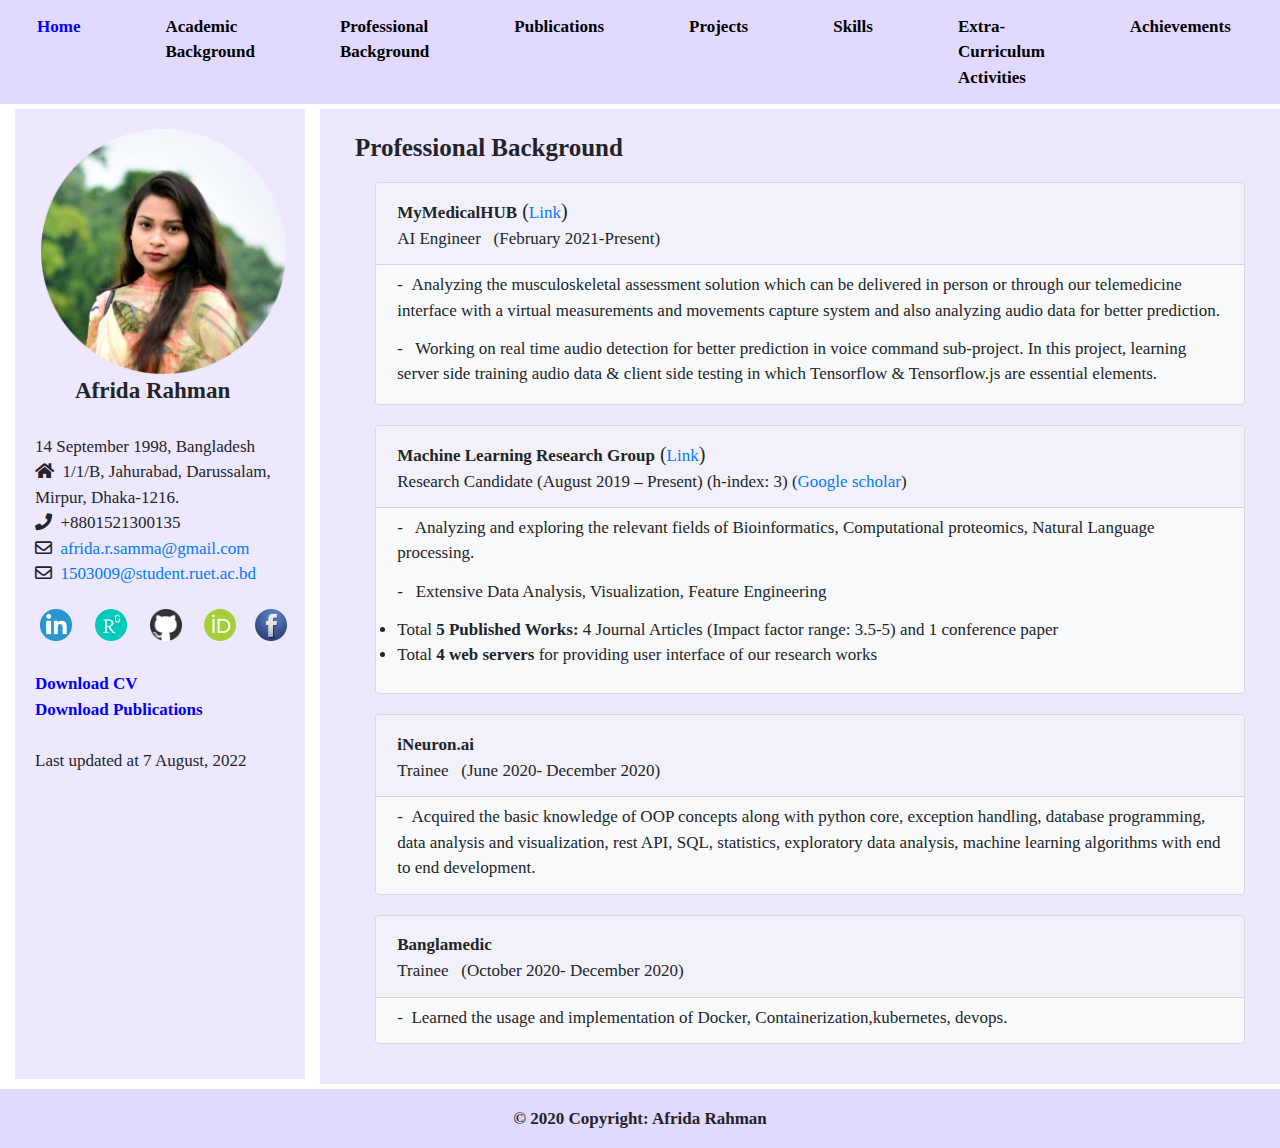
<file: professional Background.html>
<!DOCTYPE html>
<html lang="en">

<head>
    <meta charset="UTF-8">
    <meta name="viewport" content="width=device-width, initial-scale=1.0">
    <meta http-equiv="X-UA-Compatible" content="ie=edge">
    <title>Professional Background</title>


    <!--  Bootstrap css file  -->
    <link rel="stylesheet" href="./css/bootstrap.min.css">

    <!--  font awesome icons  -->
    <link rel="stylesheet" href="./css/all.min.css">


    <!--  Magnific Popup css file  -->
    <link rel="stylesheet" href="./vendor/Magnific-Popup/dist/magnific-popup.css">


    <!--  Owl-carousel css file  -->
    <link rel="stylesheet" href="./vendor/owl-carousel/css/owl.carousel.min.css">
    <link rel="stylesheet" href="./vendor/owl-carousel/css/owl.theme.default.min.css">


    <!--  custom css file  -->
    <link rel="stylesheet" href="./css/style.css">

    <!--  Responsive css file  -->
   <!--  <link rel="stylesheet" href="./css/responsive.css"> -->

</head>

<body>


    <!--  ======================= Start Header Area ============================== -->

    <header class="header_area">
        <div class="main-menu">
            <nav class="navbar navbar-expand-lg navbar-light">
                <button class="navbar-toggler" type="button" data-toggle="collapse" data-target="#navbarTogglerDemo01" aria-controls="navbarTogglerDemo01" aria-expanded="false" aria-label="Toggle navigation">
                  <span class="navbar-toggler-icon"></span>
                </button>
                <div class="collapse navbar-collapse" id="navbarTogglerDemo01">
                  <ul class="navbar-nav mr-auto mt-2 mt-lg-0">
                    <li class="nav-item active">
                      <a class="nav-link" href="./Index.html">Home</a>
                    </li>
                    <li class="nav-item">
                        <a class="nav-link" href="./Academic Background.html">Academic Background</a>
                    </li>
                    <li class="nav-item">
                        <a class="nav-link" href="./professional Background.html">Professional Background</a>
                    </li>
                    <li class="nav-item">
                        <a class="nav-link" href="./Publications.html">Publications</a>
                    </li>
                    <li class="nav-item">
                        <a class="nav-link" href="./Projects.html">Projects</a>
                    </li>
                    <li class="nav-item">
                        <a class="nav-link" href="./Skills.html">Skills</a>
                    </li>
                    <li class="nav-item">
                        <a class="nav-link" href="./Extra-Curriculum Activities.html">Extra-Curriculum Activities</a>
                    </li>
                    <li class="nav-item">                
                        <a class="nav-link" href="./Achievements.html">Achievements</a>
                    </li>
                    <li class="nav-item">
                        <a class="nav-link" href="./References.html">References</a>
                    </li>
                  </ul>
                </div>
              </nav>
        </div>
    </header>

    <!--  ======================= End Header Area ============================== -->
    <!--  ======================= start left-bar Area ============================== -->
    <main class="site-main">
		
		<section class="about-area">
            <div class="container-fluid" >
                <div class="row">
                    <div class="col-lg-3 col-md-12">
                        <div class="about-image">
                            <img src="./img/me-c.png" class="img-fluid" style="height:245px; padding-left:6px;" alt="Responsive image"/><br>
							<strong style="padding-left:40px; font-size:23px;">Afrida Rahman</strong><br><br>
                            <p>14 September 1998, Bangladesh <br>
							  <i class="fas fa-home"></i> &nbsp;1/1/B, Jahurabad, Darussalam, Mirpur, Dhaka-1216.<br>
                              <i class="fas fa-phone"></i>&nbsp; +8801521300135<br>
							  <i class="far fa-envelope">&nbsp;&nbsp;<a href="mailto:afrida.r.samma@gmail.com">afrida.r.samma@gmail.com</a></i>
							  <i class="far fa-envelope">&nbsp;&nbsp;<a href="mailto:1503009@student.ruet.ac.bd">1503009@student.ruet.ac.bd</a></i>
                            </p>
                            <div>
							  <a href="https://www.linkedin.com/in/afridarahman/">
								  <img src="./img/link.png" alt="Linkedin"  style="width:42px;height:42px;padding:5px;">
							  </a>&nbsp;
							  <a href="https://www.researchgate.net/profile/Afrida_Rahman2">
								  <img src="./img/research.png" alt="ResearchGate"  style="width:42px;height:42px;padding:5px;">
							  </a>&nbsp;
							  <a href="https://github.com/Afrida-Rahman">
								  <img src="./img/github.png" alt="GitHub"  style="width:42px;height:42px;padding:5px;">
							  </a>&nbsp;
							  <a itemprop="sameAs"
							  content="https://orcid.org/0000-0002-6724-0338" href="https://orcid.org/0000-0002-6724-0338"
							  target="orcid.widget" rel="me noopener noreferrer">
							  <img src="./img/orcid.png"
							  style="width:42px;height:42px;padding:5px;" alt="ORCID"></a>&nbsp;
							  <a href="https://www.facebook.com/profile.php?id=100010995120492">
								  <img src="./img/fb.png" alt="facebook"  style="width:42px;height:42px;padding:5px;">
							  </a>
                            </div><br>
							<a href="./documents/CV_Afrida_Rahman.pdf" target="_blank" style="color:blue;" download><b>Download CV</b></a><br>
							<a href="./documents/Publications.pdf" target="_blank" style="color:blue;" download><b>Download Publications</b></a>
							<br><br><p>Last updated at 7 August, 2022</p>
                        </div>
                    </div>
                    <div class="col-lg-9 col-md-12 about-title">
                        <div class="academic-class">
						  <div class="container">
							<div class="heading">
							  Professional Background
							</div>
							<div class="card bg-light" style="max-width: 80rem;">
								<div class="card-header"><p style="font-size:20px; margin-bottom:0px;"><b>MyMedicalHUB</b> (<a href="https://www.linkedin.com/company/mymedicalhub/mycompany/">Link</a>)
                                </p> AI Engineer &nbsp; (February 2021-Present)</div>
								<div class="card-body">
								  <p class="card-title"> - &nbsp;Analyzing the musculoskeletal assessment solution which can be delivered in person or through our telemedicine interface with a virtual measurements and movements capture system and also analyzing audio data for better prediction.
								  </p>
								  <p>- &nbsp; Working on real time audio detection for better prediction in voice command sub-project. In this project, learning server side training audio data & client side testing in which Tensorflow & Tensorflow.js are essential elements.</p>
								</div>
							</div>
							
							<div class="card bg-light" style="max-width: 80rem;">
								<div class="card-header"><p style="font-size:20px; margin-bottom:0px;"><b>Machine Learning Research Group</b> (<a href="https://www.researchgate.net/lab/Machine-Learning-Research-Group-Md-Al-Mehedi-Hasan">Link</a>)</p>Research Candidate (August 2019 – Present) (h-index: 3)
                                    (<a href="https://scholar.google.com/citations?user=PLN8BW8AAAAJ&hl=en&oi=ao">Google scholar</a>) </div>
								<div class="card-body">
								  <p class="card-title"> - &nbsp; Analyzing and exploring the relevant fields of Bioinformatics, Computational proteomics, Natural Language processing.</p>
								  <p class="card-title"> - &nbsp; Extensive Data Analysis, Visualization, Feature Engineering</p>
                                    <li>Total <b>5 Published Works:</b> 4 Journal Articles (Impact factor range: 3.5-5) and 1 conference paper</li>
                                    <li> Total <b>4 web servers</b> for providing user interface of our research works </li><br>
								</div>
							</div>
							
							<div class="card bg-light" style="max-width: 80rem;">
								<div class="card-header"><p style="font-size:20px; margin-bottom:0px;"><b>iNeuron.ai</b></p>Trainee &nbsp; (June 2020- December 2020)</div>
								<div class="card-body">
								  <p class="card-title"> - &nbsp;Acquired the basic knowledge of OOP concepts along with python core, exception handling, database programming, data analysis and visualization, rest API, SQL, statistics, exploratory data analysis, machine learning algorithms with end to end development.
								  </p>										  
								</div>
							</div>
							
							<div class="card bg-light" style="max-width: 80rem;">
								<div class="card-header"><p style="font-size:20px; margin-bottom:0px;"><b>Banglamedic</b></p>Trainee &nbsp; (October 2020- December 2020)</div>
								<div class="card-body">
								  <p class="card-title"> - &nbsp;Learned the usage and implementation of Docker, Containerization,kubernetes, devops.
								  </p>										  
								</div>
							</div>
						  </div>
					  </div>
                    </div>
                </div>
            </div>
        </section>
       <!--  ======================= start left-bar Area ============================== -->
    </main>
    <!--  ======================= End Main Area ================================ -->


  <!--  ======================= End Header Area ============================== -->
  
  
    <!--  ====================== start footer Area =============================  -->
<footer class="page-footer font-small cyan darken-3" style="background-color:rgba(198, 179, 255,0.5);">

  <!-- Copyright -->
  <div class="footer-copyright text-center py-3"><b>© 2020 Copyright: Afrida Rahman </b></div>
  <!-- Copyright -->

</footer>
<!--  ====================== End footer Area =============================  -->

        <!--  Jquery js file  -->
        <script src="./js/jquery.3.4.1.js"></script>

        <!--  Bootstrap js file  -->
        <script src="./js/bootstrap.min.js"></script>
    
        <!--  isotope js library  -->
        <script src="./vendor/isotope/isotope.min.js"></script>
    
        <!--  Magnific popup script file  -->
        <script src="./vendor/Magnific-Popup/dist/jquery.magnific-popup.min.js"></script>
    
        <!--  Owl-carousel js file  -->
        <script src="./vendor/owl-carousel/js/owl.carousel.min.js"></script>
    
        <!--  custom js file  -->
        <script src="./js/main.js"></script>
</body>
</html>
</file>
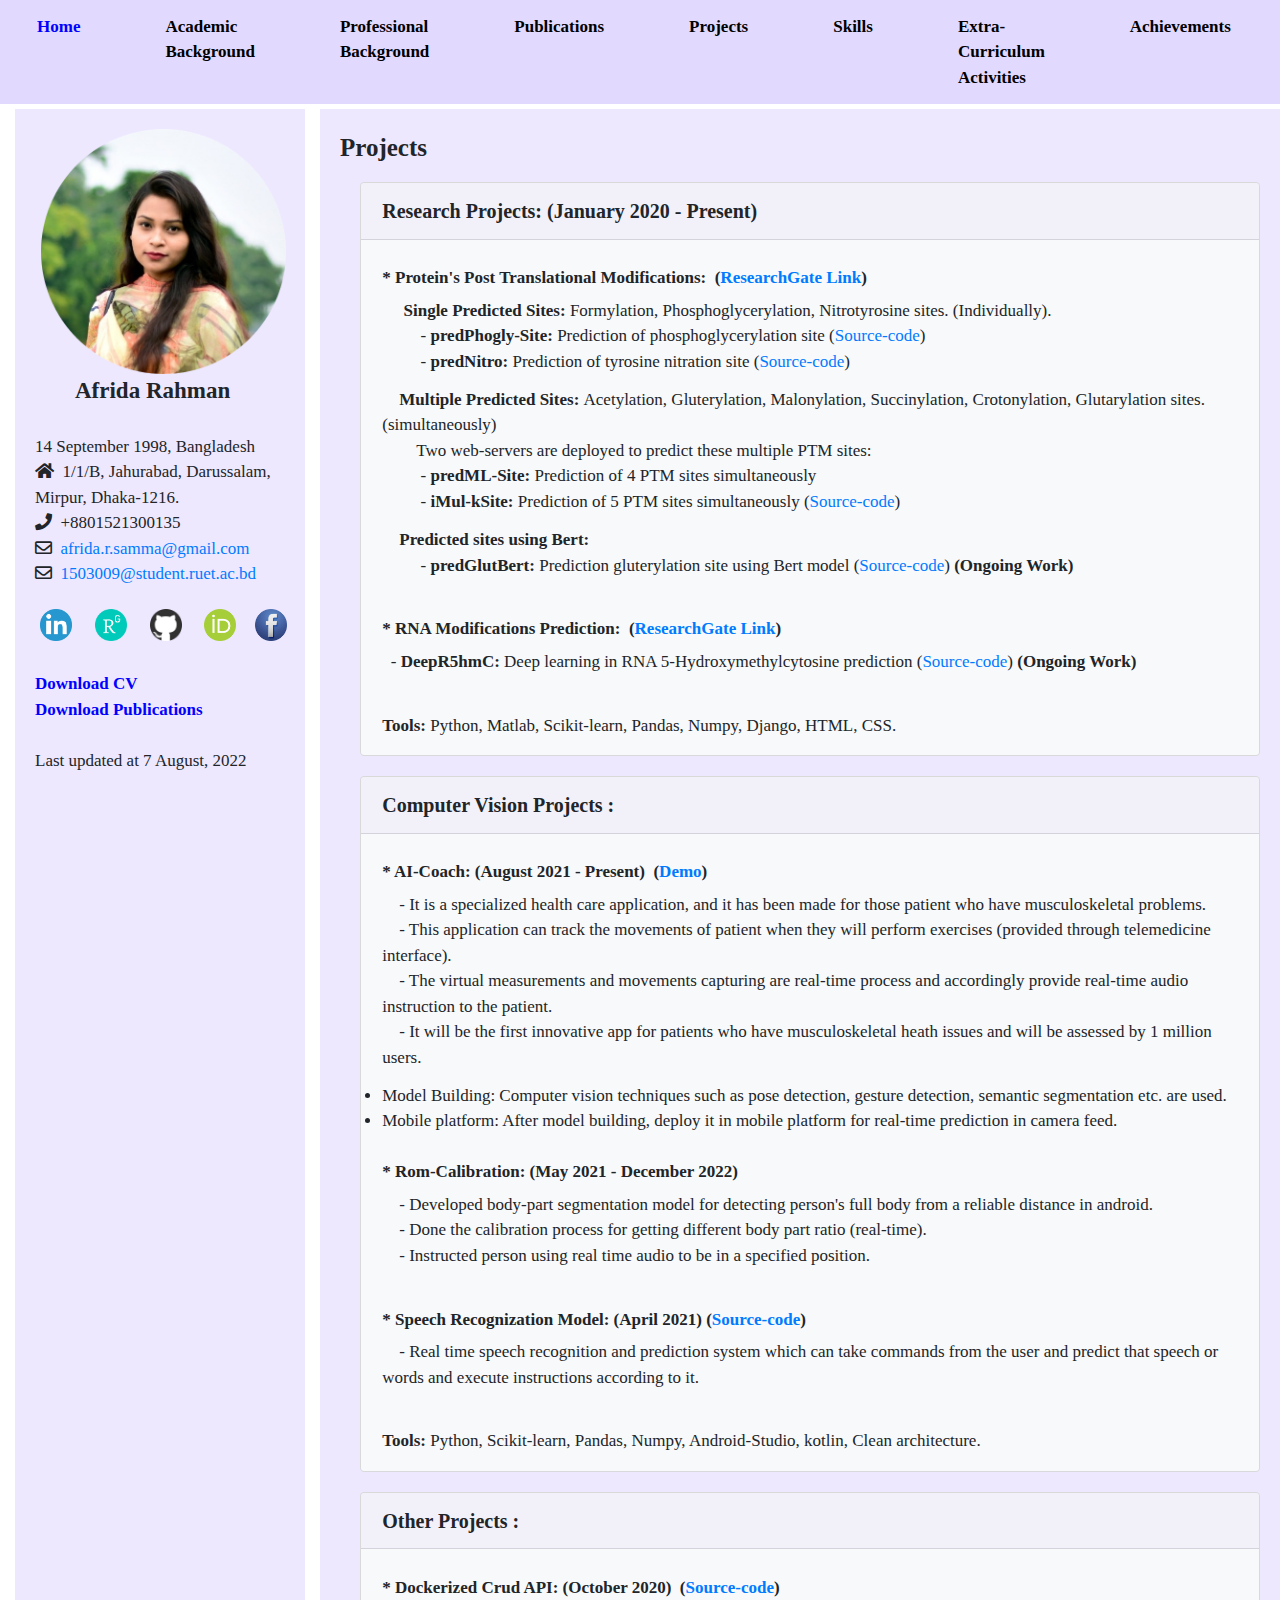
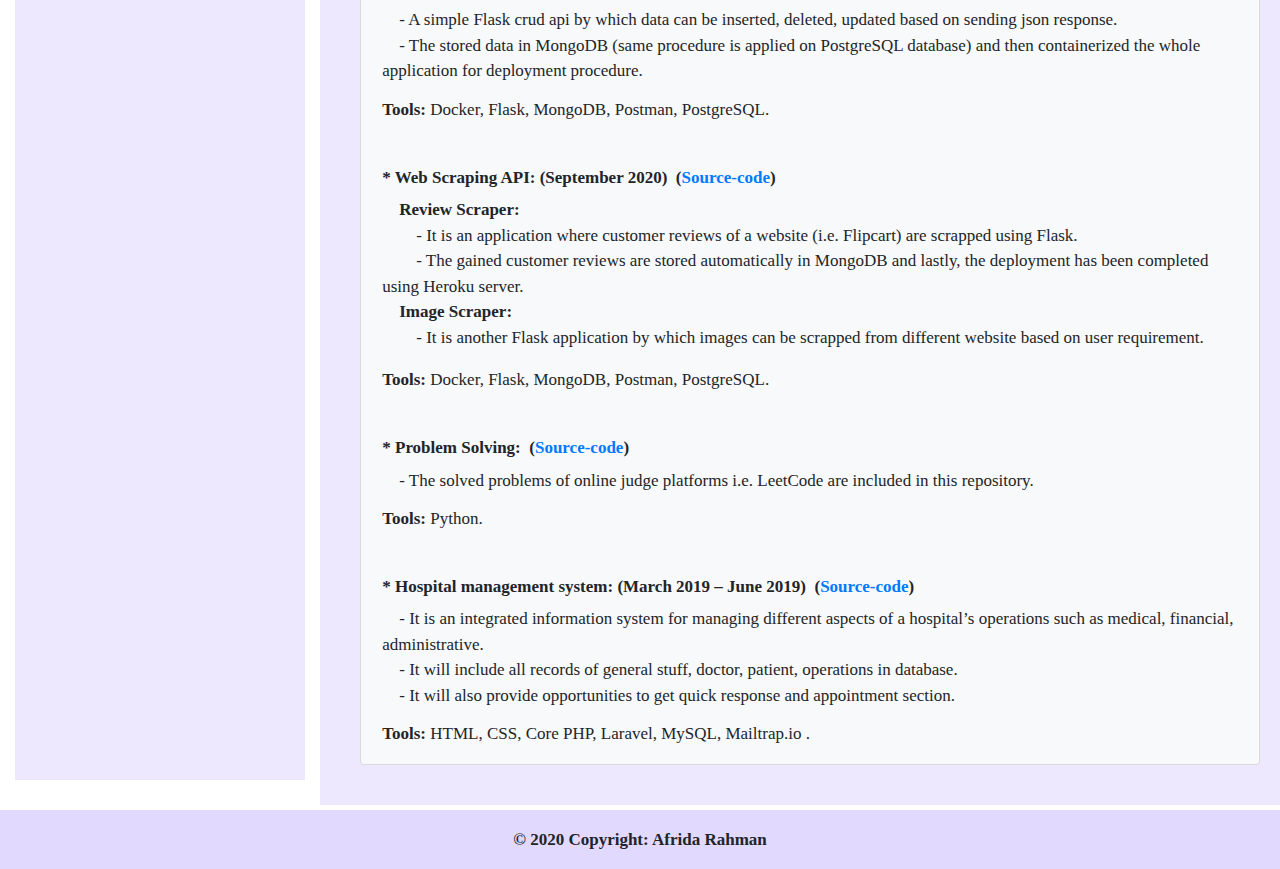
<file: Projects.html>
<!DOCTYPE html>
<html lang="en" xmlns="http://www.w3.org/1999/html">
<head>
    <meta charset="UTF-8">
    <meta name="viewport" content="width=device-width, initial-scale=1.0">
    <title>Projects</title>

<!--  Bootstrap css file  -->
    <link rel="stylesheet" href="./css/bootstrap.min.css">

    <!--  font awesome icons  -->
    <link rel="stylesheet" href="./css/all.min.css">


    <!--  Magnific Popup css file  -->
    <link rel="stylesheet" href="./vendor/Magnific-Popup/dist/magnific-popup.css">


    <!--  Owl-carousel css file  -->
    <link rel="stylesheet" href="./vendor/owl-carousel/css/owl.carousel.min.css">
    <link rel="stylesheet" href="./vendor/owl-carousel/css/owl.theme.default.min.css">


    <!--  custom css file  -->
    <link rel="stylesheet" href="./css/style.css">

    <!--  Responsive css file  -->
   <!--  <link rel="stylesheet" href="./css/responsive.css"> -->

</head>

<body>


    <!--  ======================= Start Header Area ============================== -->

    <header class="header_area">
        <div class="main-menu">
            <nav class="navbar navbar-expand-lg navbar-light">
                <button class="navbar-toggler" type="button" data-toggle="collapse" data-target="#navbarTogglerDemo01" aria-controls="navbarTogglerDemo01" aria-expanded="false" aria-label="Toggle navigation">
                  <span class="navbar-toggler-icon"></span>
                </button>
                <div class="collapse navbar-collapse" id="navbarTogglerDemo01">
                  <ul class="navbar-nav mr-auto mt-2 mt-lg-0">
                    <li class="nav-item active">
                      <a class="nav-link" href="./Index.html">Home</a>
                    </li>
                    <li class="nav-item">
                        <a class="nav-link" href="./Academic Background.html">Academic Background</a>
                    </li>
                    <li class="nav-item">
                        <a class="nav-link" href="./professional Background.html">Professional Background</a>
                    </li>
                    <li class="nav-item">
                        <a class="nav-link" href="./Publications.html">Publications</a>
                    </li>
                    <li class="nav-item">
                        <a class="nav-link" href="./Projects.html">Projects</a>
                    </li>
                    <li class="nav-item">
                        <a class="nav-link" href="./Skills.html">Skills</a>
                    </li>
                    <li class="nav-item">
                        <a class="nav-link" href="./Extra-Curriculum Activities.html">Extra-Curriculum Activities</a>
                    </li>
                    <li class="nav-item">                
                        <a class="nav-link" href="./Achievements.html">Achievements</a>
                    </li>
                    <li class="nav-item">
                        <a class="nav-link" href="./References.html">References</a>
                    </li>
                  </ul>
                </div>
              </nav>
        </div>
    </header>

    <!--  ======================= End Header Area ============================== -->
    <!--  ======================= start left-bar Area ============================== -->
    <main class="site-main">
		
		<section class="about-area">
            <div class="container-fluid" >
                <div class="row">
					<div class="col-lg-3 col-md-12">
                       <div class="about-image">
                            <img src="./img/me-c.png" class="img-fluid" style="height:245px; padding-left:6px;" alt="Responsive image"/><br>
							<strong style="padding-left:40px; font-size:23px;">Afrida Rahman</strong><br><br>
                            <p>14 September 1998, Bangladesh <br>
							  <i class="fas fa-home"></i> &nbsp;1/1/B, Jahurabad, Darussalam, Mirpur, Dhaka-1216.<br>
                              <i class="fas fa-phone"></i>&nbsp; +8801521300135<br>
							  <i class="far fa-envelope">&nbsp;&nbsp;<a href="mailto:afrida.r.samma@gmail.com">afrida.r.samma@gmail.com</a></i>
							  <i class="far fa-envelope">&nbsp;&nbsp;<a href="mailto:1503009@student.ruet.ac.bd">1503009@student.ruet.ac.bd</a></i>
                            </p>
                            <div>
							  <a href="https://www.linkedin.com/in/afridarahman/">
								  <img src="./img/link.png" alt="Linkedin"  style="width:42px;height:42px;padding:5px;">
							  </a>&nbsp;
							  <a href="https://www.researchgate.net/profile/Afrida_Rahman2">
								  <img src="./img/research.png" alt="ResearchGate"  style="width:42px;height:42px;padding:5px;">
							  </a>&nbsp;
							  <a href="https://github.com/Afrida-Rahman">
								  <img src="./img/github.png" alt="GitHub"  style="width:42px;height:42px;padding:5px;">
							  </a>&nbsp;
							  <a itemprop="sameAs"
							  content="https://orcid.org/0000-0002-6724-0338" href="https://orcid.org/0000-0002-6724-0338"
							  target="orcid.widget" rel="me noopener noreferrer">
							  <img src="./img/orcid.png"
							  style="width:42px;height:42px;padding:5px;" alt="ORCID"></a>&nbsp;
							  <a href="https://www.facebook.com/profile.php?id=100010995120492">
								  <img src="./img/fb.png" alt="facebook"  style="width:42px;height:42px;padding:5px;">
							  </a>
                            </div><br>
							<a href="./documents/CV_Afrida_Rahman.pdf" target="_blank" style="color:blue;" download><b>Download CV</b></a><br>
							<a href="./documents/Publications.pdf" target="_blank" style="color:blue;" download><b>Download Publications</b></a>
							<br><br><p>Last updated at 7 August, 2022</p>
                        </div>
                    </div>
                    <div class="col-lg-9 col-md-12 about-title">
                        <div class="heading">
							  Projects
							</div>
							<div class="card bg-light" style="max-width: 80rem;">
								<div class="card-header"><b><p style="font-size:20px; margin-bottom:0px;">Research Projects: (January 2020 - Present)</p></b> </div><br>
								<b>&nbsp; &nbsp; &nbsp;* Protein's Post Translational Modifications:  &nbsp;(<a href="https://www.researchgate.net/project/Post-translational-Modifications">ResearchGate Link</a>)</b>
								<div class="card-body">
								  <p class="card-title"> &emsp; <b>Single Predicted Sites:</b>  Formylation, Phosphoglycerylation, Nitrotyrosine sites. (Individually).
									</br>   &emsp;&emsp; - <b>predPhogly-Site: </b>Prediction of phosphoglycerylation site (<a href="https://github.com/Afrida-Rahman/predPhogly-Site">Source-code</a>)
									</br>   &emsp; &emsp;- <b>predNitro: </b>Prediction of tyrosine nitration site (<a href="https://github.com/Afrida-Rahman/predNitro">Source-code</a>)

								  </p>
								  <p class="card-title"> &emsp;<b>Multiple Predicted Sites: </b>Acetylation, Gluterylation, Malonylation, Succinylation, Crotonylation, Glutarylation sites. (simultaneously)
									</br>   &emsp;&emsp;Two web-servers are deployed to predict these multiple PTM sites:
									</br>   &emsp;&emsp; - <b>predML-Site: </b>Prediction of 4 PTM sites simultaneously
									</br>   &emsp;&emsp; - <b>iMul-kSite: </b>Prediction of 5 PTM sites simultaneously (<a href="https://github.com/Afrida-Rahman/iMul-kSite">Source-code</a>)
								  </p>
									<p class="card-title">
										&emsp;<b>Predicted sites using Bert:</b>
										</br>   &emsp;&emsp; - <b>predGlutBert: </b>Prediction gluterylation site using Bert model (<a href="https://github.com/Afrida-Rahman/predGlutBert">Source-code</a>) <b>(Ongoing Work)</b>
									</p>
								</div><br>

								<b>&nbsp; &nbsp; &nbsp;* RNA Modifications Prediction: &nbsp;(<a href="https://www.researchgate.net/project/RNA-Modifications-Prediction-Problems">ResearchGate Link</a>)</b>
								<div class="card-body">
									<p class="card-title">
									  &nbsp; - <b>DeepR5hmC:</b> Deep learning in RNA 5-Hydroxymethylcytosine prediction (<a href="https://github.com/Afrida-Rahman/DeepR5hmC">Source-code</a>) <b>(Ongoing Work)</b>
									</p>
								</div><br>

								<p><b>&emsp;&nbsp;Tools:</b>  Python, Matlab, Scikit-learn, Pandas, Numpy, Django, HTML, CSS.</p>
							</div>

							<div class="card bg-light" style="max-width: 80rem;">
								<div class="card-header"><b><p style="font-size:20px; margin-bottom:0px;">Computer Vision Projects :</p></b></div><br>

								<b>&nbsp; &nbsp; &nbsp;* AI-Coach: (August 2021 - Present)
									&nbsp;(<a href="https://drive.google.com/file/d/1AxoAEDB0EGi4NjAZllTqzyqb-4A0GHce/view">Demo</a>)</b>
								<div class="card-body">
								  <p class="card-title">
									  &emsp;- It is a specialized health care application, and it has been made for those patient who have musculoskeletal problems.<br>
									  &emsp;- This application can track the movements of patient when they will perform exercises (provided through telemedicine interface).<br>
									  &emsp;- The virtual measurements and movements capturing are real-time process and accordingly provide real-time audio instruction to the patient. <br>
									  &emsp;- It will be the first innovative app for patients who have musculoskeletal heath issues and will be assessed by 1 million users.
								  </p>
								  <li>Model Building: Computer vision techniques such as pose detection, gesture detection, semantic segmentation etc. are used.</li>
								  <li>Mobile platform: After model building, deploy it in mobile platform for real-time prediction in camera feed.</li>
								</div><br>

								<b>&nbsp; &nbsp; &nbsp;* Rom-Calibration: (May 2021 - December 2022)
<!--									(<a href="https://drive.google.com/file/d/1AxoAEDB0EGi4NjAZllTqzyqb-4A0GHce/view">Demo</a>)-->
<!--									(<a href="https://github.com/Afrida-Rahman/Virtual-Learned-Therapist/tree/master">Source-code</a>)-->
								</b>
								<div class="card-body">
								  <p class="card-title">
									  &emsp;- Developed body-part segmentation model for detecting person's full body from a reliable distance in android.<br>
									  &emsp;- Done the calibration process for getting different body part ratio (real-time).<br>
									  &emsp;- Instructed person using real time audio to be in a specified position.</p>
								</div><br>

								<b>&nbsp; &nbsp; &nbsp;* Speech Recognization Model: (April 2021)
									(<a href="https://github.com/Afrida-Rahman/Speech-Recogniser-model">Source-code</a>)</b>
								<div class="card-body">
								  <p class="card-title">
									  &emsp;- Real time speech recognition and prediction system which can take commands from the user and predict that speech or words and execute instructions according to it.
								  </p><br>
								  <p><b>Tools:</b> Python, Scikit-learn, Pandas, Numpy, Android-Studio, kotlin, Clean architecture.</p>
								</div>
							</div>
							<div  class="card bg-light" style="max-width: 80rem;">
								<div class="card-header"><b><p style="font-size:20px; margin-bottom:0px;">Other Projects :</p></b></div><br>

								<b>&nbsp; &nbsp; &nbsp;* Dockerized Crud API: (October 2020)
									&nbsp;(<a href="https://github.com/Afrida-Rahman/Docker-Implementation">Source-code</a>)</b>
								<div class="card-body">
								  <p class="card-title">
									  &emsp;- A simple Flask crud api by which data can be inserted, deleted, updated based on sending json response.<br>
									  &emsp;- The stored data in MongoDB (same procedure is applied on PostgreSQL database) and then containerized the whole application for deployment procedure.
								  </p>
								  <p><b>Tools:</b> Docker, Flask, MongoDB, Postman, PostgreSQL.</p>
								</div><br>
								<b>&nbsp; &nbsp; &nbsp;* Web Scraping API: (September 2020)
									&nbsp;(<a href="https://github.com/Afrida-Rahman/Data-Analysis-Implementation">Source-code</a>)</b>
								<div class="card-body">
								  <p class="card-title">
									  &emsp;<b>Review Scraper:</b><br>
									  &emsp;&emsp;- It is an application where customer reviews of a website (i.e. Flipcart) are scrapped using Flask.<br>
									  &emsp;&emsp;- The gained customer reviews are stored automatically in MongoDB and lastly, the deployment has been completed using Heroku server. </br>
									  &emsp;<b>Image Scraper: </b><br>
									  &emsp;&emsp;- It is another Flask application by which images can be scrapped from different website based on user requirement.</p>
								  </p>
								  <p><b>Tools:</b> Docker, Flask, MongoDB, Postman, PostgreSQL.</p>
								</div><br>
								<b>&nbsp; &nbsp; &nbsp;* Problem Solving:
									&nbsp;(<a href="https://github.com/Afrida-Rahman/LeetCode-Problem_Solving">Source-code</a>)</b>
								<div class="card-body">
								  <p class="card-title">
									  &emsp;- The solved problems of online judge platforms i.e. LeetCode are included in this repository.
								  </p>
								  <p><b>Tools:</b> Python.</p>
								</div><br>
								<b>&nbsp; &nbsp; &nbsp;* Hospital management system: (March 2019 – June 2019)
									&nbsp;(<a href="https://github.com/Afrida-Rahman/Laravel-Project-3-2">Source-code</a>)</b>
								<div class="card-body">
								  <p class="card-title">
									  &emsp;- It is an integrated information system for managing different aspects of a hospital’s operations such as medical, financial, administrative.<br>
									  &emsp;- It will include all records of general stuff, doctor, patient, operations in database.<br>
									  &emsp;- It will also provide opportunities to get quick response and appointment section.<br>
								  </p>
								  <p><b>Tools:</b> HTML, CSS, Core PHP, Laravel, MySQL, Mailtrap.io .</p>
								</div>

							</div>
							
                    </div>
                </div>
            </div>
        </section>
       <!--  ======================= start left-bar Area ============================== -->
    </main>
    <!--  ======================= End Main Area ================================ -->

  <!--  ====================== start footer Area =============================  -->
<footer class="page-footer font-small cyan darken-3" style="background-color:rgba(198, 179, 255,0.5);">

  <!-- Copyright -->
  <div class="footer-copyright text-center py-3"><b>© 2020 Copyright: Afrida Rahman </b></div>
  <!-- Copyright -->

</footer>
   <!--  ======================= end left-bar Area ============================== -->
  
        <!--  Jquery js file  -->
        <script src="./js/jquery.3.4.1.js"></script>

        <!--  Bootstrap js file  -->
        <script src="./js/bootstrap.min.js"></script>
    
        <!--  isotope js library  -->
        <script src="./vendor/isotope/isotope.min.js"></script>
    
        <!--  Magnific popup script file  -->
        <script src="./vendor/Magnific-Popup/dist/jquery.magnific-popup.min.js"></script>
    
        <!--  Owl-carousel js file  -->
        <script src="./vendor/owl-carousel/js/owl.carousel.min.js"></script>
    
        <!--  custom js file  -->
        <script src="./js/main.js"></script>
</body>
</html>
</file>
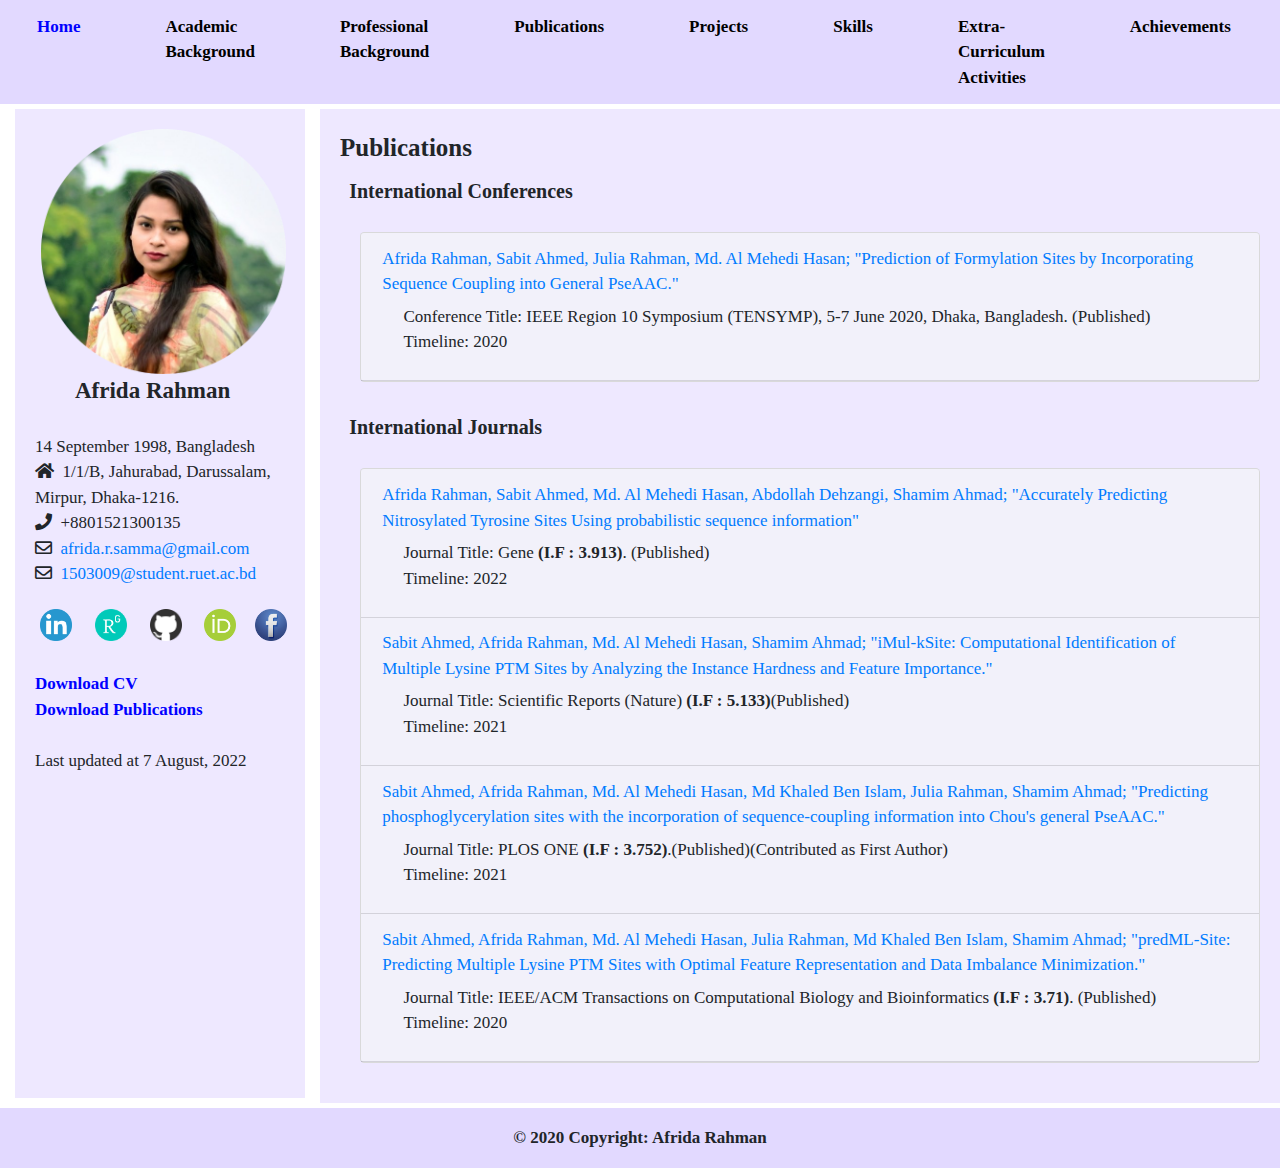
<file: Publications.html>
<!DOCTYPE html>
<html lang="en">
<head>
    <meta charset="UTF-8">
    <meta name="viewport" content="width=device-width, initial-scale=1.0">
    <title>Publications</title>

        <!--  Bootstrap css file  -->
        <link rel="stylesheet" href="./css/bootstrap.min.css">

        <!--  font awesome icons  -->
        <link rel="stylesheet" href="./css/all.min.css">


        <!--  Magnific Popup css file  -->
        <link rel="stylesheet" href="./vendor/Magnific-Popup/dist/magnific-popup.css">


        <!--  Owl-carousel css file  -->
        <link rel="stylesheet" href="./vendor/owl-carousel/css/owl.carousel.min.css">
        <link rel="stylesheet" href="./vendor/owl-carousel/css/owl.theme.default.min.css">


        <!--  custom css file  -->
        <link rel="stylesheet" href="./css/style.css">

        <!--  Responsive css file  -->
        <!-- <link rel="stylesheet" href="./css/responsive.css"> -->
</head>
<body>

    <!--  ======================= Start Header Area ============================== -->

    <header class="header_area">
        <div class="main-menu">
            <nav class="navbar navbar-expand-lg navbar-light">
                <button class="navbar-toggler" type="button" data-toggle="collapse" data-target="#navbarTogglerDemo01" aria-controls="navbarTogglerDemo01" aria-expanded="false" aria-label="Toggle navigation">
                  <span class="navbar-toggler-icon"></span>
                </button>
                <div class="collapse navbar-collapse" id="navbarTogglerDemo01">
                  <ul class="navbar-nav mr-auto mt-2 mt-lg-0">
                    <li class="nav-item active">
                      <a class="nav-link" href="./Index.html">Home</a>
                    </li>
                    <li class="nav-item">
                        <a class="nav-link" href="./Academic Background.html">Academic Background</a>
                    </li>
                    <li class="nav-item">
                        <a class="nav-link" href="./professional Background.html">Professional Background</a>
                    </li>
                    <li class="nav-item">
                        <a class="nav-link" href="./Publications.html">Publications</a>
                    </li>
                    <li class="nav-item">
                        <a class="nav-link" href="./Projects.html">Projects</a>
                    </li>
                    <li class="nav-item">
                        <a class="nav-link" href="./Skills.html">Skills</a>
                    </li>
                    <li class="nav-item">
                        <a class="nav-link" href="./Extra-Curriculum Activities.html">Extra-Curriculum Activities</a>
                    </li>
                    <li class="nav-item">                
                        <a class="nav-link" href="./Achievements.html">Achievements</a>
                    </li>
                    <li class="nav-item">
                        <a class="nav-link" href="./References.html">References</a>
                    </li>
                  </ul>
                </div>
              </nav>
        </div>
    </header>

    <!--  ======================= End Header Area ============================== -->
    <!--  ======================= start left-bar Area ============================== -->
    <main class="site-main">

		<section class="about-area">
            <div class="container-fluid" >
                <div class="row">
					<div class="col-lg-3 col-md-12">
                        <div class="about-image">
                            <img src="./img/me-c.png" class="img-fluid" style="height:245px; padding-left:6px;" alt="Responsive image"/><br>
							<strong style="padding-left:40px; font-size:23px;">Afrida Rahman</strong><br><br>
                            <p>14 September 1998, Bangladesh <br>
							  <i class="fas fa-home"></i> &nbsp;1/1/B, Jahurabad, Darussalam, Mirpur, Dhaka-1216.<br>
                              <i class="fas fa-phone"></i>&nbsp; +8801521300135<br>
							  <i class="far fa-envelope">&nbsp;&nbsp;<a href="mailto:afrida.r.samma@gmail.com">afrida.r.samma@gmail.com</a></i>
							  <i class="far fa-envelope">&nbsp;&nbsp;<a href="mailto:1503009@student.ruet.ac.bd">1503009@student.ruet.ac.bd</a></i>
                            </p>
                            <div>
							  <a href="https://www.linkedin.com/in/afridarahman/">
								  <img src="./img/link.png" alt="Linkedin"  style="width:42px;height:42px;padding:5px;">
							  </a>&nbsp;
							  <a href="https://www.researchgate.net/profile/Afrida_Rahman2">
								  <img src="./img/research.png" alt="ResearchGate"  style="width:42px;height:42px;padding:5px;">
							  </a>&nbsp;
							  <a href="https://github.com/Afrida-Rahman">
								  <img src="./img/github.png" alt="GitHub"  style="width:42px;height:42px;padding:5px;">
							  </a>&nbsp;
							  <a itemprop="sameAs"
							  content="https://orcid.org/0000-0002-6724-0338" href="https://orcid.org/0000-0002-6724-0338"
							  target="orcid.widget" rel="me noopener noreferrer">
							  <img src="./img/orcid.png"
							  style="width:42px;height:42px;padding:5px;" alt="ORCID"></a>&nbsp;
							  <a href="https://www.facebook.com/profile.php?id=100010995120492">
								  <img src="./img/fb.png" alt="facebook"  style="width:42px;height:42px;padding:5px;">
							  </a>
                            </div><br>
							<a href="./documents/CV_Afrida_Rahman.pdf" target="_blank" style="color:blue;" download><b>Download CV</b></a><br>
							<a href="./documents/Publications.pdf" target="_blank" style="color:blue;" download><b>Download Publications</b></a>
							<br><br><p>Last updated at 7 August, 2022</p>
                        </div>
                    </div>
                    <div class="col-lg-9 col-md-12 about-title">
                        <div class="heading">
							  Publications
						</div>
							<div class="heading-for-journal">
							  International Conferences
							</div>
							<div class="card bg-light" style="max-width: 80rem;">
								<div class="card-header">
								  <a href="https://ieeexplore.ieee.org/document/9230745">Afrida Rahman, Sabit Ahmed, Julia Rahman, Md. Al Mehedi Hasan; "Prediction of Formylation Sites by Incorporating Sequence Coupling into General PseAAC."
								  </a>
								<div class="card-body">
								  <p class="card-title">Conference Title: IEEE Region 10 Symposium (TENSYMP), 5-7 June 2020, Dhaka, Bangladesh. (Published)
								  <br>Timeline: 2020
								  </p>
								 </div>
								</div>
							</div>
							<div class="heading-for-journal">
							  International Journals
							</div>
							<div class="card bg-light" style="max-width: 80rem;">
							<div class="card-header">
								   <a href= "https://doi.org/10.1016/j.gene.2022.146445">Afrida Rahman, Sabit Ahmed, Md. Al Mehedi Hasan, Abdollah Dehzangi, Shamim Ahmad; "Accurately Predicting Nitrosylated Tyrosine Sites Using probabilistic sequence information"
								   </a>
								<div class="card-body">
								  <p class="card-title">Journal Title: Gene <b>(I.F : 3.913)</b>. (Published)
								  <br>Timeline: 2022</p>
								</div>							          
								</div>
								<div class="card-header">
								  <a href= "https://www.nature.com/articles/s41598-021-98458-y">Sabit Ahmed, Afrida Rahman, Md. Al Mehedi Hasan, Shamim Ahmad; "iMul-kSite: Computational Identification of Multiple Lysine PTM Sites by Analyzing the Instance Hardness and Feature Importance."  
								  </a>
								  <div class="card-body">
								  <p class="card-title">Journal Title: Scientific Reports (Nature) <b>(I.F : 5.133)</b>(Published)
								  <br>Timeline: 2021
								  </p>
								  </div>
								</div>
								<div class="card-header">
								  <a href="https://doi.org/10.1371/journal.pone.0249396">Sabit Ahmed, Afrida Rahman, Md. Al Mehedi Hasan, Md Khaled Ben Islam, Julia Rahman, Shamim Ahmad; "Predicting phosphoglycerylation sites with the incorporation of sequence-coupling information into Chou's general PseAAC."  
                                </a>
								<div class="card-body">
								  <p class="card-title">Journal Title: PLOS ONE <b>(I.F : 3.752)</b>.(Published)(Contributed as First Author)
								  <br>Timeline: 2021
								  </p>
								</div>
								</div>	
								<div class="card-header">
								  <a href= "https://ieeexplore.ieee.org/document/9543574">Sabit Ahmed, Afrida Rahman, Md. Al Mehedi Hasan, Julia Rahman, Md Khaled Ben Islam, Shamim Ahmad; "predML-Site: Predicting Multiple Lysine PTM Sites with Optimal Feature Representation and Data Imbalance Minimization."  
								  </a>
								<div class="card-body">
								  <p class="card-title">Journal Title: IEEE/ACM Transactions on Computational Biology and Bioinformatics <b>(I.F : 3.71)</b>. (Published)
								  <br>Timeline: 2020</p>
								</div>							          
								</div>
							</div>
						  </div>
						</div>
					</div>
			</section>
       <!--  ======================= start left-bar Area ============================== -->
    </main>
    <!--  ======================= End Main Area ================================ -->


  <!--  ====================== start footer Area =============================  -->
<footer class="page-footer font-small cyan darken-3" style="background-color:rgba(198, 179, 255,0.5);">

  <!-- Copyright -->
  <div class="footer-copyright text-center py-3"><b>© 2020 Copyright: Afrida Rahman </b></div>
  <!-- Copyright -->

</footer>
<!--  ====================== End footer Area =============================  -->


        <!--  Jquery js file  -->
        <script src="./js/jquery.3.4.1.js"></script>

        <!--  Bootstrap js file  -->
        <script src="./js/bootstrap.min.js"></script>

        <!--  isotope js library  -->
        <script src="./vendor/isotope/isotope.min.js"></script>

        <!--  Magnific popup script file  -->
        <script src="./vendor/Magnific-Popup/dist/jquery.magnific-popup.min.js"></script>

        <!--  Owl-carousel js file  -->
        <script src="./vendor/owl-carousel/js/owl.carousel.min.js"></script>

        <!--  custom js file  -->
        <script src="./js/main.js"></script>
</body>
</html>
</file>
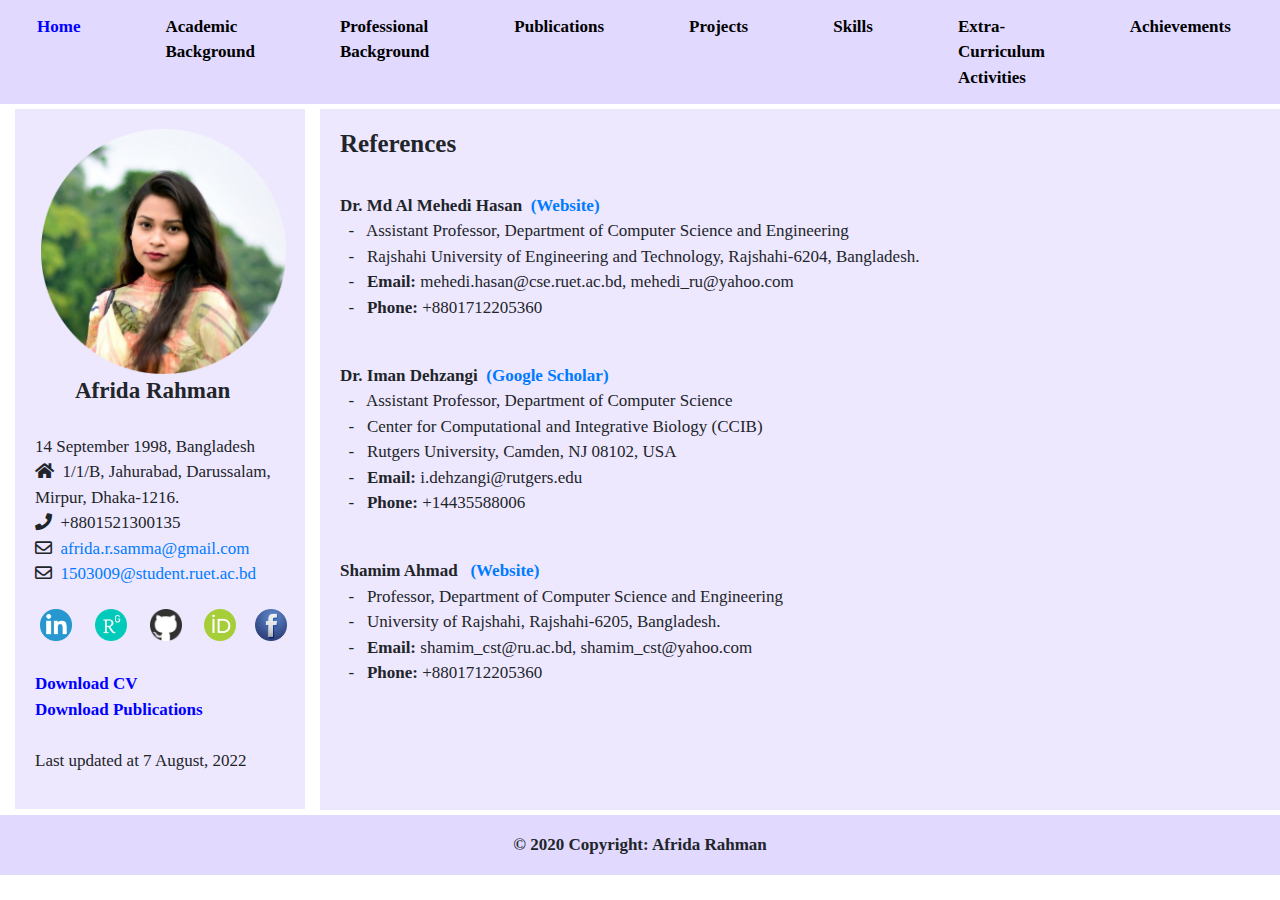
<file: References.html>
<!DOCTYPE html>
<html lang="en">

<head>
    <meta charset="UTF-8">
    <meta name="viewport" content="width=device-width, initial-scale=1.0">
    <meta http-equiv="X-UA-Compatible" content="ie=edge">
    <title>References</title>


    <!--  Bootstrap css file  -->
    <link rel="stylesheet" href="./css/bootstrap.min.css">

    <!--  font awesome icons  -->
    <link rel="stylesheet" href="./css/all.min.css">


    <!--  Magnific Popup css file  -->
    <link rel="stylesheet" href="./vendor/Magnific-Popup/dist/magnific-popup.css">


    <!--  Owl-carousel css file  -->
    <link rel="stylesheet" href="./vendor/owl-carousel/css/owl.carousel.min.css">
    <link rel="stylesheet" href="./vendor/owl-carousel/css/owl.theme.default.min.css">


    <!--  custom css file  -->
    <link rel="stylesheet" href="./css/style.css">

    <!--  Responsive css file  -->
   <!--  <link rel="stylesheet" href="./css/responsive.css"> -->

</head>

<body>


    <!--  ======================= Start Header Area ============================== -->

    <header class="header_area">
        <div class="main-menu">
            <nav class="navbar navbar-expand-lg navbar-light">
                <button class="navbar-toggler" type="button" data-toggle="collapse" data-target="#navbarTogglerDemo01" aria-controls="navbarTogglerDemo01" aria-expanded="false" aria-label="Toggle navigation">
                  <span class="navbar-toggler-icon"></span>
                </button>
                <div class="collapse navbar-collapse" id="navbarTogglerDemo01">
                  <ul class="navbar-nav mr-auto mt-2 mt-lg-0">
                    <li class="nav-item active">
                      <a class="nav-link" href="./Index.html">Home</a>
                    </li>
                    <li class="nav-item">
                        <a class="nav-link" href="./Academic Background.html">Academic Background</a>
                    </li>
                    <li class="nav-item">
                        <a class="nav-link" href="./professional Background.html">Professional Background</a>
                    </li>
                    <li class="nav-item">
                        <a class="nav-link" href="./Publications.html">Publications</a>
                    </li>
                    <li class="nav-item">
                        <a class="nav-link" href="./Projects.html">Projects</a>
                    </li>
                    <li class="nav-item">
                        <a class="nav-link" href="./Skills.html">Skills</a>
                    </li>
                    <li class="nav-item">
                        <a class="nav-link" href="./Extra-Curriculum Activities.html">Extra-Curriculum Activities</a>
                    </li>
                    <li class="nav-item">                
                        <a class="nav-link" href="./Achievements.html">Achievements</a>
                    </li>
                    <li class="nav-item">
                        <a class="nav-link" href="./References.html">References</a>
                    </li>
                  </ul>
                </div>
              </nav>
        </div>
    </header>

    <!--  ======================= End Header Area ============================== -->
    <!--  ======================= start left-bar Area ============================== -->
    <main class="site-main">
		
		<section class="about-area">
            <div class="container-fluid" >
                <div class="row">
                    <div class="col-lg-3 col-md-12">
                        <div class="about-image">
                            <img src="./img/me-c.png" class="img-fluid" style="height:245px; padding-left:6px;" alt="Responsive image"/><br>
							<strong style="padding-left:40px; font-size:23px;">Afrida Rahman</strong><br><br>
                            <p>14 September 1998, Bangladesh <br>
							  <i class="fas fa-home"></i> &nbsp;1/1/B, Jahurabad, Darussalam, Mirpur, Dhaka-1216.<br>
                              <i class="fas fa-phone"></i>&nbsp; +8801521300135<br>
							  <i class="far fa-envelope">&nbsp;&nbsp;<a href="mailto:afrida.r.samma@gmail.com">afrida.r.samma@gmail.com</a></i>
							  <i class="far fa-envelope">&nbsp;&nbsp;<a href="mailto:1503009@student.ruet.ac.bd">1503009@student.ruet.ac.bd</a></i>
                            </p>
                            <div>
							  <a href="https://www.linkedin.com/in/afridarahman/">
								  <img src="./img/link.png" alt="Linkedin"  style="width:42px;height:42px;padding:5px;">
							  </a>&nbsp;
							  <a href="https://www.researchgate.net/profile/Afrida_Rahman2">
								  <img src="./img/research.png" alt="ResearchGate"  style="width:42px;height:42px;padding:5px;">
							  </a>&nbsp;
							  <a href="https://github.com/Afrida-Rahman">
								  <img src="./img/github.png" alt="GitHub"  style="width:42px;height:42px;padding:5px;">
							  </a>&nbsp;
							  <a itemprop="sameAs" 
							  content="https://orcid.org/0000-0002-6724-0338" href="https://orcid.org/0000-0002-6724-0338" 
							  target="orcid.widget" rel="me noopener noreferrer">
							  <img src="./img/orcid.png" 
							  style="width:42px;height:42px;padding:5px;" alt="ORCID"></a>&nbsp;
							  <a href="https://www.facebook.com/profile.php?id=100010995120492">
								  <img src="./img/fb.png" alt="facebook"  style="width:42px;height:42px;padding:5px;">
							  </a>
                            </div><br>
							<a href="./documents/CV_Afrida_Rahman.pdf" target="_blank" style="color:blue;" download><b>Download CV</b></a><br>
							<a href="./documents/Publications.pdf" target="_blank" style="color:blue;" download><b>Download Publications</b></a>
							<br><br><p>Last updated at 7 August, 2022</p>
                        </div>
                    </div>
                    <div class="col-lg-9 col-md-12 about-title">
                    
                        <h3>References</h3><br>
                        <b>Dr. Md Al Mehedi Hasan</b>&nbsp;&nbsp;<a href="https://www.ruet.ac.bd/mehedi-ru"><b>(Website)</b></a><br>
                        <p>&nbsp; - &nbsp; Assistant Professor, Department of Computer Science and Engineering <br>
                        &nbsp; - &nbsp;  Rajshahi University of Engineering and Technology, Rajshahi-6204, Bangladesh.<br>
                        &nbsp; - &nbsp;  <b>Email: </b>mehedi.hasan@cse.ruet.ac.bd, mehedi_ru@yahoo.com <br>
                        &nbsp; - &nbsp;  <b>Phone: </b>+8801712205360<br></p><br>
                        
                        <b>Dr. Iman Dehzangi</b>&nbsp;&nbsp;<a href = "https://scholar.google.com/citations?user=RkamSRYAAAAJ&hl=en&oi=ao"><b>(Google Scholar)</b></a><br>
                        <p>&nbsp; - &nbsp;  Assistant Professor, Department of Computer Science<br>
                        &nbsp; - &nbsp; Center for Computational and Integrative Biology (CCIB)<br>
                        &nbsp; - &nbsp; Rutgers University, Camden, NJ 08102, USA<br>
                        &nbsp; - &nbsp;  <b>Email: </b>i.dehzangi@rutgers.edu<br>
                        &nbsp; - &nbsp;  <b>Phone: </b>+14435588006<br></p><br>
                       
                       <b>Shamim Ahmad</b> &nbsp;&nbsp;<a href="http://rurfid.ru.ac.bd/ru_profile/public/teacher/22701143/profile"><b>(Website)</b></a><br>
                        <p>&nbsp; - &nbsp; Professor, Department of Computer Science and Engineering <br>
                        &nbsp; - &nbsp;  University of Rajshahi, Rajshahi-6205, Bangladesh.<br>
                        &nbsp; - &nbsp;  <b>Email: </b>shamim_cst@ru.ac.bd, shamim_cst@yahoo.com<br>
                        &nbsp; - &nbsp;  <b>Phone: </b>+8801712205360<br></p>

                    </div>
                </div>
            </div>
        </section>
       <!--  ======================= start left-bar Area ============================== -->
    </main>
    <!--  ======================= End Main Area ================================ -->

  <!--  ====================== start footer Area =============================  -->
<footer class="page-footer font-small cyan darken-3" style="background-color:rgba(198, 179, 255,0.5);">

  <!-- Copyright -->
  <div class="footer-copyright text-center py-3"><b>© 2020 Copyright: Afrida Rahman </b></div>
  <!-- Copyright -->

</footer>
<!--  ====================== End footer Area =============================  -->

    <!--  Jquery js file  -->
    <script src="./js/jquery.3.4.1.js"></script>

    <!--  Bootstrap js file  -->
    <script src="./js/bootstrap.min.js"></script>

    <!--  isotope js library  -->
    <script src="./vendor/isotope/isotope.min.js"></script>

    <!--  Magnific popup script file  -->
    <script src="./vendor/Magnific-Popup/dist/jquery.magnific-popup.min.js"></script>

    <!--  Owl-carousel js file  -->
    <script src="./vendor/owl-carousel/js/owl.carousel.min.js"></script>

    <!--  custom js file  -->
    <script src="./js/main.js"></script>


</body>

</html>
</file>
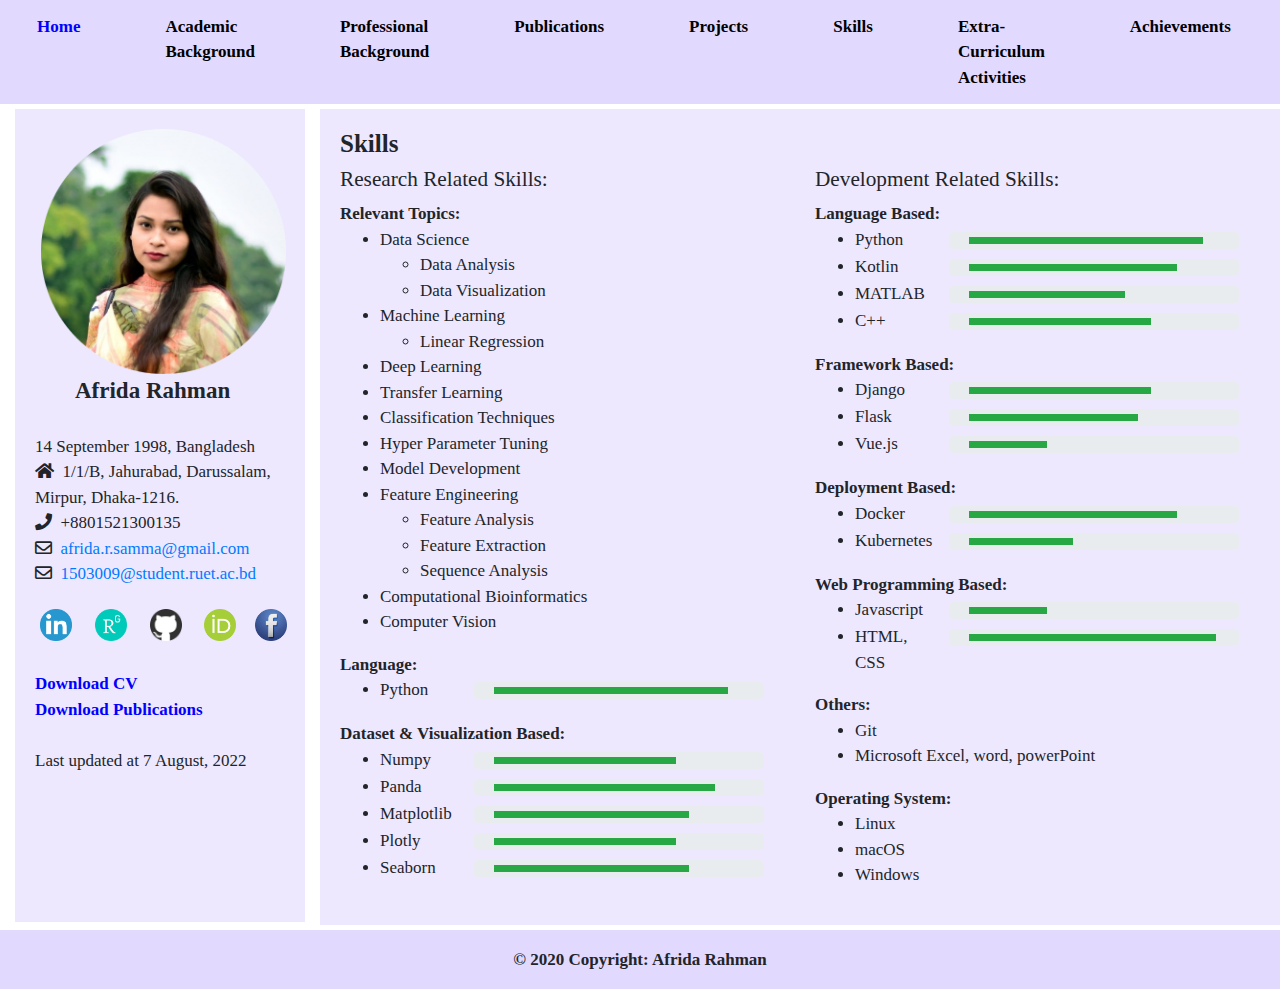
<file: Skills.html>
<!DOCTYPE html>
<html lang="en">

<head>
    <meta charset="UTF-8">
    <meta name="viewport" content="width=device-width, initial-scale=1.0">
    <meta http-equiv="X-UA-Compatible" content="ie=edge">
    <title>Skills</title>


    <!--  Bootstrap css file  -->
    <link rel="stylesheet" href="./css/bootstrap.min.css">

    <!--  font awesome icons  -->
    <link rel="stylesheet" href="./css/all.min.css">


    <!--  Magnific Popup css file  -->
    <link rel="stylesheet" href="./vendor/Magnific-Popup/dist/magnific-popup.css">


    <!--  Owl-carousel css file  -->
    <link rel="stylesheet" href="./vendor/owl-carousel/css/owl.carousel.min.css">
    <link rel="stylesheet" href="./vendor/owl-carousel/css/owl.theme.default.min.css">


    <!--  custom css file  -->
    <link rel="stylesheet" href="./css/style.css">

    <!--  Responsive css file  -->
   <!--  <link rel="stylesheet" href="./css/responsive.css"> -->

</head>

<body>


    <!--  ======================= Start Header Area ============================== -->

    <header class="header_area">
        <div class="main-menu">
            <nav class="navbar navbar-expand-lg navbar-light">
                <button class="navbar-toggler" type="button" data-toggle="collapse" data-target="#navbarTogglerDemo01" aria-controls="navbarTogglerDemo01" aria-expanded="false" aria-label="Toggle navigation">
                  <span class="navbar-toggler-icon"></span>
                </button>
                <div class="collapse navbar-collapse" id="navbarTogglerDemo01">
                  <ul class="navbar-nav mr-auto mt-2 mt-lg-0">
                    <li class="nav-item active">
                      <a class="nav-link" href="./Index.html">Home</a>
                    </li>
                    <li class="nav-item">
                        <a class="nav-link" href="./Academic Background.html">Academic Background</a>
                    </li>
                    <li class="nav-item">
                        <a class="nav-link" href="./professional Background.html">Professional Background</a>
                    </li>
                    <li class="nav-item">
                        <a class="nav-link" href="./Publications.html">Publications</a>
                    </li>
                    <li class="nav-item">
                        <a class="nav-link" href="./Projects.html">Projects</a>
                    </li>
                    <li class="nav-item">
                        <a class="nav-link" href="./Skills.html">Skills</a>
                    </li>
                    <li class="nav-item">
                        <a class="nav-link" href="./Extra-Curriculum Activities.html">Extra-Curriculum Activities</a>
                    </li>
                    <li class="nav-item">                
                        <a class="nav-link" href="./Achievements.html">Achievements</a>
                    </li>
                    <li class="nav-item">
                        <a class="nav-link" href="./References.html">References</a>
                    </li>
                  </ul>
                </div>
              </nav>
        </div>
    </header>
    <!--  ======================= End Header Area ============================== -->
    <!--  ======================= start left-bar Area ============================== -->
    <main class="site-main">
		
		<section class="about-area">
            <div class="container-fluid" >
                <div class="row">
                    <div class="col-lg-3 col-md-13">
                        <div class="about-image">
                            <img src="./img/me-c.png" class="img-fluid" style="height:245px; padding-left:6px;" alt="Responsive image"/><br>
							<strong style="padding-left:40px; font-size:23px;">Afrida Rahman</strong><br><br>
                            <p>14 September 1998, Bangladesh <br>
							  <i class="fas fa-home"></i> &nbsp;1/1/B, Jahurabad, Darussalam, Mirpur, Dhaka-1216.<br>
                              <i class="fas fa-phone"></i>&nbsp; +8801521300135<br>
							  <i class="far fa-envelope">&nbsp;&nbsp;<a href="mailto:afrida.r.samma@gmail.com">afrida.r.samma@gmail.com</a></i>
							  <i class="far fa-envelope">&nbsp;&nbsp;<a href="mailto:1503009@student.ruet.ac.bd">1503009@student.ruet.ac.bd</a></i>
                            </p>
                            <div>
							  <a href="https://www.linkedin.com/in/afridarahman/">
								  <img src="./img/link.png" alt="Linkedin"  style="width:42px;height:42px;padding:5px;">
							  </a>&nbsp;
							  <a href="https://www.researchgate.net/profile/Afrida_Rahman2">
								  <img src="./img/research.png" alt="ResearchGate"  style="width:42px;height:42px;padding:5px;">
							  </a>&nbsp;
							  <a href="https://github.com/Afrida-Rahman">
								  <img src="./img/github.png" alt="GitHub"  style="width:42px;height:42px;padding:5px;">
							  </a>&nbsp;
							  <a itemprop="sameAs"
							  content="https://orcid.org/0000-0002-6724-0338" href="https://orcid.org/0000-0002-6724-0338"
							  target="orcid.widget" rel="me noopener noreferrer">
							  <img src="./img/orcid.png"
							  style="width:42px;height:42px;padding:5px;" alt="ORCID"></a>&nbsp;
							  <a href="https://www.facebook.com/profile.php?id=100010995120492">
								  <img src="./img/fb.png" alt="facebook"  style="width:42px;height:42px;padding:5px;">
							  </a>
                            </div><br>
							<a href="./documents/CV_Afrida_Rahman.pdf" target="_blank" style="color:blue;" download><b>Download CV</b></a><br>
							<a href="./documents/Publications.pdf" target="_blank" style="color:blue;" download><b>Download Publications</b></a>
							<br><br><p>Last updated at 7 August, 2022</p>
                        </div>
                    </div>
                    <div class="col-lg-9 col-md-12 about-title">
                        <h3>Skills</h3>
						<div class="row">
							<div class="col-md-6">
								<b><h5>Research Related Skills:</h5></b>
								<strong> Relevant Topics: </strong>
								<ul>
									<li>Data Science</li>
									<ul>
									  <li>Data Analysis</li>
									  <li>Data Visualization</li>
									</ul>
								    <li>Machine Learning</li>
									<ul>
										<li>Linear Regression</li>
									</ul>
								    <li>Deep Learning</li>
								    <li>Transfer Learning</li>
								    <li>Classification Techniques</li>
									<Li>Hyper Parameter Tuning</Li>
									<Li>Model Development</Li>
									<Li>Feature Engineering</Li>
									<ul>
										<li>Feature Analysis</li>
										<li>Feature Extraction</li>
										<li>Sequence Analysis</li>
									</ul>
									<Li>Computational Bioinformatics</Li>
									<Li>Computer Vision</Li>
								</ul>
								<strong> Language: </strong>
								<ul>
								  <li>
									  <div class="row">
										<div class="col-md-3">Python</div>
										<div class="progress myIcon-space col-md-8">
											<div class="progress-bar bg-success myIcon" role="progressbar" style="width: 90%" aria-valuenow="25" aria-valuemin="0" aria-valuemax="100"></div>
										</div>
									  </div>
								  </li>
								</ul>
								<strong> Dataset & Visualization Based: </strong>
								<ul>
								  <li>
									  <div class="row">
										<div class="col-md-3">Numpy</div>
										<div class="progress myIcon-space col-md-8">
											<div class="progress-bar bg-success myIcon" role="progressbar" style="width: 70%" aria-valuenow="25" aria-valuemin="0" aria-valuemax="100"></div>
										</div>
									  </div>
								  </li>
								  <li>
									  <div class="row">
										<div class="col-md-3">Panda</div>
										<div class="progress myIcon-space col-md-8">
											<div class="progress-bar bg-success myIcon" role="progressbar" style="width: 85%" aria-valuenow="25" aria-valuemin="0" aria-valuemax="100"></div>
										</div>
									  </div>
								  </li>
								  <li>
									  <div class="row">
										<div class="col-md-3">Matplotlib</div>
										<div class="progress myIcon-space col-md-8">
											<div class="progress-bar bg-success myIcon" role="progressbar" style="width: 75%" aria-valuenow="25" aria-valuemin="0" aria-valuemax="100"></div>
										</div>
									  </div>
								  </li>
								  <li>
									  <div class="row">
										<div class="col-md-3">Plotly</div>
										<div class="progress myIcon-space col-md-8">
											<div class="progress-bar bg-success myIcon" role="progressbar" style="width: 70%" aria-valuenow="25" aria-valuemin="0" aria-valuemax="100"></div>
										</div>
									  </div>
								  </li>
								  <li>
									  <div class="row">
										<div class="col-md-3">Seaborn</div>
										<div class="progress myIcon-space col-md-8">
											<div class="progress-bar bg-success myIcon" role="progressbar" style="width: 75%" aria-valuenow="25" aria-valuemin="0" aria-valuemax="100"></div>
										</div>
									  </div>
								  </li>
								</ul>
							</div>
							<div class="col-md-6">
								<b><h5>Development Related Skills: </h5></b>
								<strong> Language Based: </strong>
								<ul>
								  <li>
									  <div class="row">
										<div class="col-md-3">Python</div>
										<div class="progress myIcon-space col-md-8">
											<div class="progress-bar bg-success myIcon" role="progressbar" style="width: 90%" aria-valuenow="25" aria-valuemin="0" aria-valuemax="100"></div>
										</div>
									  </div>
								  </li>
								  <li>
									  <div class="row">
										<div class="col-md-3">Kotlin</div>
										<div class="progress myIcon-space col-md-8">
											<div class="progress-bar bg-success myIcon" role="progressbar" style="width: 80%" aria-valuenow="25" aria-valuemin="0" aria-valuemax="100"></div>
										</div>
									  </div>
								  </li>
								  <li>
									  <div class="row">
										<div class="col-md-3">MATLAB</div>
										<div class="progress myIcon-space col-md-8">
											<div class="progress-bar bg-success myIcon" role="progressbar" style="width: 60%" aria-valuenow="25" aria-valuemin="0" aria-valuemax="100"></div>
										</div>
									  </div>
								  </li>
								  <li>
									  <div class="row">
										<div class="col-md-3">C++</div>
										<div class="progress myIcon-space col-md-8">
											<div class="progress-bar bg-success myIcon" role="progressbar" style="width: 70%" aria-valuenow="25" aria-valuemin="0" aria-valuemax="100"></div>
										</div>
									  </div>
								  </li>
								</ul>
								<strong> Framework Based: </strong>
								<ul>
								  <li>
									  <div class="row">
										<div class="col-md-3">Django</div>
										<div class="progress myIcon-space col-md-8">
											<div class="progress-bar bg-success myIcon" role="progressbar" style="width: 70%" aria-valuenow="25" aria-valuemin="0" aria-valuemax="100"></div>
										</div>
									  </div>
								  </li>
								  <li>
									  <div class="row">
										<div class="col-md-3">Flask</div>
										<div class="progress myIcon-space col-md-8">
											<div class="progress-bar bg-success myIcon" role="progressbar" style="width: 65%" aria-valuenow="25" aria-valuemin="0" aria-valuemax="100"></div>
										</div>
									  </div>
								  </li>
								  <li>
									  <div class="row">
										<div class="col-md-3">Vue.js</div>
										<div class="progress myIcon-space col-md-8">
											<div class="progress-bar bg-success myIcon" role="progressbar" style="width: 30%" aria-valuenow="25" aria-valuemin="0" aria-valuemax="100"></div>
										</div>
									  </div>
								  </li>
								</ul>
								<strong>Deployment Based:</strong>
								<ul>
									<li>
									  <div class="row">
										<div class="col-md-3">Docker</div>
										<div class="progress myIcon-space col-md-8">
											<div class="progress-bar bg-success myIcon" role="progressbar" style="width: 80%" aria-valuenow="25" aria-valuemin="0" aria-valuemax="100"></div>
										</div>
									  </div>
								    </li>
								    <li>
									  <div class="row">
										<div class="col-md-3">Kubernetes</div>
										<div class="progress myIcon-space col-md-8">
											<div class="progress-bar bg-success myIcon" role="progressbar" style="width: 40%" aria-valuenow="25" aria-valuemin="0" aria-valuemax="100"></div>
										</div>
									  </div>
								    </li>
								</ul>
								<strong> Web Programming Based: </strong>
								<ul>
								  <li>
									  <div class="row">
										<div class="col-md-3">Javascript</div>
										<div class="progress myIcon-space col-md-8">
											<div class="progress-bar bg-success myIcon" role="progressbar" style="width: 30%" aria-valuenow="25" aria-valuemin="0" aria-valuemax="100"></div>
										</div>
									  </div>
								  </li>
									<li>
										<div class="row">
											<div class="col-md-3">HTML, CSS</div>
											<div class="progress myIcon-space col-md-8">
												<div class="progress-bar bg-success myIcon" role="progressbar" style="width: 95%" aria-valuenow="25" aria-valuemin="0" aria-valuemax="100"></div>
											</div>
										</div>
									</li>
								</ul>
								<strong>Others:</strong>
								<ul>
									<li>Git</li>
									<li>Microsoft Excel, word, powerPoint</li>
								</ul>
								<strong>Operating System:</strong>
								<ul>
									<li>Linux</li>
									<li>macOS</li>
									<li>Windows</li>
								</ul>
							</div>
						</div>
					</div>
				</div>
			</div>
        </section>
       <!--  ======================= start left-bar Area ============================== -->
    </main>
    <!--  ======================= End Main Area ================================ -->

  <!--  ====================== start footer Area =============================  -->
<footer class="page-footer font-small cyan darken-3" style="background-color:rgba(198, 179, 255,0.5);">

  <!-- Copyright -->
  <div class="footer-copyright text-center py-3"><b>© 2020 Copyright: Afrida Rahman </b></div>
  <!-- Copyright -->

</footer>
<!--  ====================== End footer Area =============================  -->

    <!--  Jquery js file  -->
    <script src="./js/jquery.3.4.1.js"></script>

    <!--  Bootstrap js file  -->
    <script src="./js/bootstrap.min.js"></script>

    <!--  isotope js library  -->
    <script src="./vendor/isotope/isotope.min.js"></script>

    <!--  Magnific popup script file  -->
    <script src="./vendor/Magnific-Popup/dist/jquery.magnific-popup.min.js"></script>

    <!--  Owl-carousel js file  -->
    <script src="./vendor/owl-carousel/js/owl.carousel.min.js"></script>

    <!--  custom js file  -->
    <script src="./js/main.js"></script>


</body>

</html>
</file>
<file: css/style.css>
/* import fonts from fonts.css file */ 
@import url(./fonts.css);


/* css variables */ 
@import url(./partials/_variables.css);

/* import global styling */ 
@import url(./partials/_global.css);



/* *****start navigation***** */ 
*{
	font-family: 'Times New Roman', Times, serif;
	font-size: 17px;
}

.header_area .main-menu .navbar{
    background-color: rgba(198, 179, 255,0.5); 
    font-family: 'Times New Roman', Times, serif;
    font-weight: bold;	
	position : auto;
}
.header_area .main-menu .nav-item .nav-link{
    padding:5px 65px 5px 20px;
    color:black;
}
.header_area .main-menu .navbar-nav .active a{
    color:blue;
}
.header_area .main-menu .navbar-nav a:hover{
    background: blue;
    -webkit-background-clip: text;
    -webkit-text-fill-color: transparent;
}

/* *****end navigation****** */ 

/* *****start left bar****** */
.site-main .about-area .about-image{
	background-color: rgba(198, 179, 255,0.3); 
	padding-left: 20px;
	padding-top:20px;
	padding-bottom:20px;
	margin-top:5px ;
	margin-bottom:5px;
	position:sticky;
	height:98.5%;
}

/* *****end left bar***** */


/* *****start middle card***** */
.site-main .about-area .about-title{
	padding-left: 20px;
	padding-right:20px;
	padding-top:20px;
	padding-bottom:20px;
	margin-top:5px ;
	margin-bottom:5px;

	background-color: rgba(198, 179, 255,0.3); 
}
/* *****end middle card***** */

/* *****start middle card for publictions***** */
.site-main .about-area .about-title .heading{
    font-size: 25px;
    font-weight: bold;
}
.site-main .about-area .about-title .heading-for-journal{
    font-size: 20px;
    font-weight: bold;
    margin-left: 1%;
    padding-top: 10px;
    padding-bottom: 10px;
}
.site-main .about-area .about-title .card{
    margin-left:20px;
    margin-top: 16px; 
	margin-bottom:20px;
}
.site-main .about-area .about-title .card .card-header:hover{
    box-shadow: var(--box-shadow);
}
.site-main .about-area .about-title .card .card-header{
    font-size: 17px;
    background-color:rgba(198, 179, 255,0.1);
}
.site-main .about-area .about-title .card .card-body {
    padding-top:7px;
    padding-bottom: 0px;
    font-size: 17px;    
}

/* *****end middle card for publictions***** */

/* *****start middle card for background***** */
.site-main .about-area .about-title .academic-class .container h2{
	padding-top:20px;
	padding-bottom:10px;
    font-size: 25px;
    font-weight: bold;
}
.site-main .about-area .about-title .academic-class .container{
	font-size:17px;
	
}
/* *****end middle card for background***** */
/* *****start middle card for skill***** */
.myIcon{
  margin: 5px;
}
.myIcon-space{
  margin-top: 5px;
  margin-bottom: 5px;
  padding: none;
}
/* *****end middle card for skill***** */
/* *****start middle card for achievement***** */

.site-main .about-area .about-title ul li{
	font-size:17px;
}
.site-main .about-area .about-title h3{
    font-size: 25px;
    font-weight: bold;
}

/* *****start middle card for achievement***** */
</file>
<file: css/responsive.css>
/* if the viewport is equal to 340px or less than that */ 
@media only screen and (max-width: 340px){
    .header_area .main-menu .navbar,
    .header_area .main-menu .navbar .navbar-brand,
    .site-main .subscribe-us-area .subscribe .subscribe-title,
    .site-main .subscribe-us-area .subscribe .subscribe-title p, h4,
    .site-main .services-area,
    .site-main .subscribe-us-area .subscribe
    {
        padding: 2%;
        margin: 0%;
    }

    .site-main .site-banner .site-title h1{
        font-size: 41px;
    }

    .site-main .subscribe-us-area .subscribe form .input-textbox input{
        width: 15rem    !important;
    }

    .site-main > .services-area .services{
        width: 13rem;
    }

}


/* if the viewport is equal to 340px or less than that */ 
@media only screen and (max-width: 792px){
    .site-main .about-area .about-title h2 > span{
        font-size: 31px;
        letter-spacing: 10px;
    }

    .site-main .brand-area .experience-area .years-area{
        padding-left: 1%;
        width: 49%;
    }

    .site-main .brand-area .experience-area .bg-panel{
        margin-left: 30%;
        width: 80%;   
    }

    .site-main .brand-area .experience-area .call-area{
        padding-left: 3%;
    }

    .site-main .project-area .button-group button{
        font: normal 500 18px/40px var(--roboto);
    }

    .site-main .about-area .about-title p{
        padding: 0%;
    }

    .site-main .subscribe-us-area .subscribe form .input-textbox input{
        width: 20rem;
        margin: 5%;
    }
}



/* if the viewport is equal to 1910px or less than that */ 
@media only screen and (max-width: 1910px){
    .header_area .main-menu .navbar{
        padding: 1rem;
    }

    .container{
        max-width: 90%;
    }

    .site-main .brand-area,
    .site-main .services-area .services-title,
    .site-main .about-area{
        padding: 3% 4%;
    }


}
</file>
